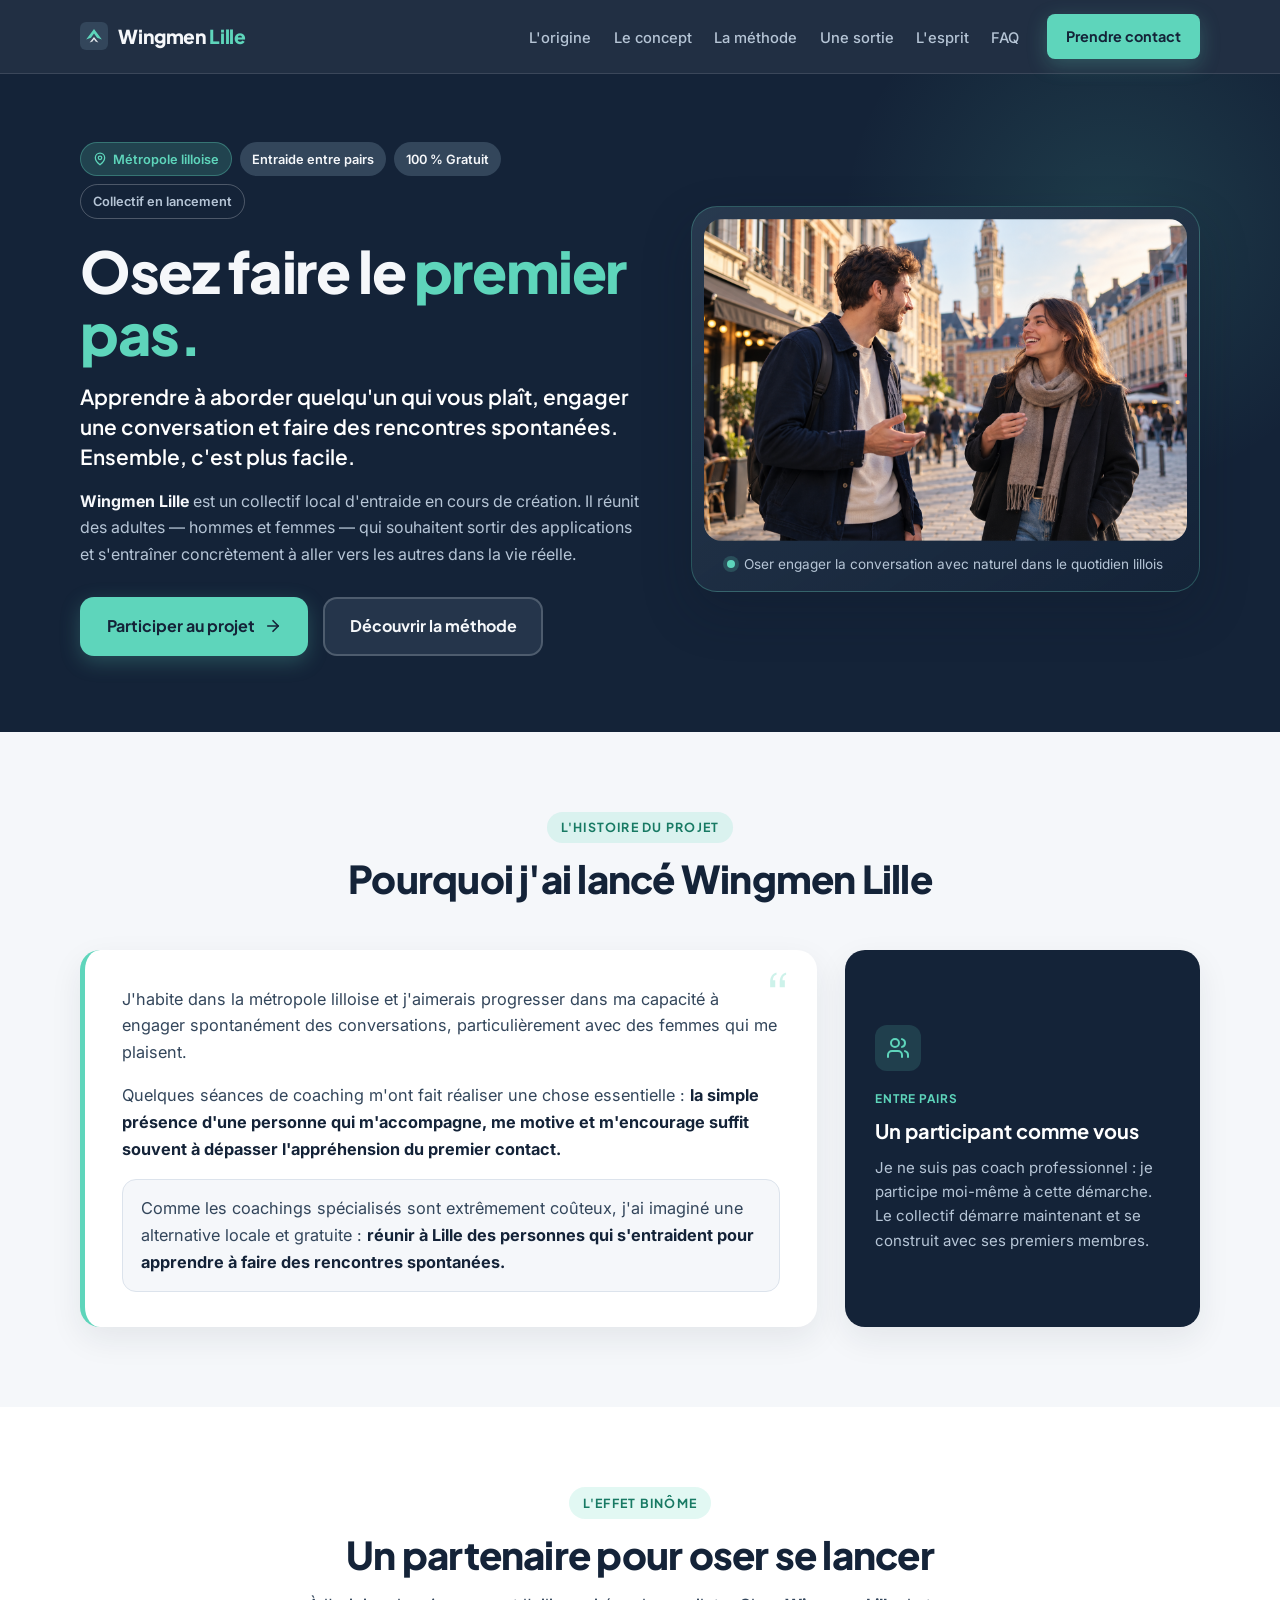
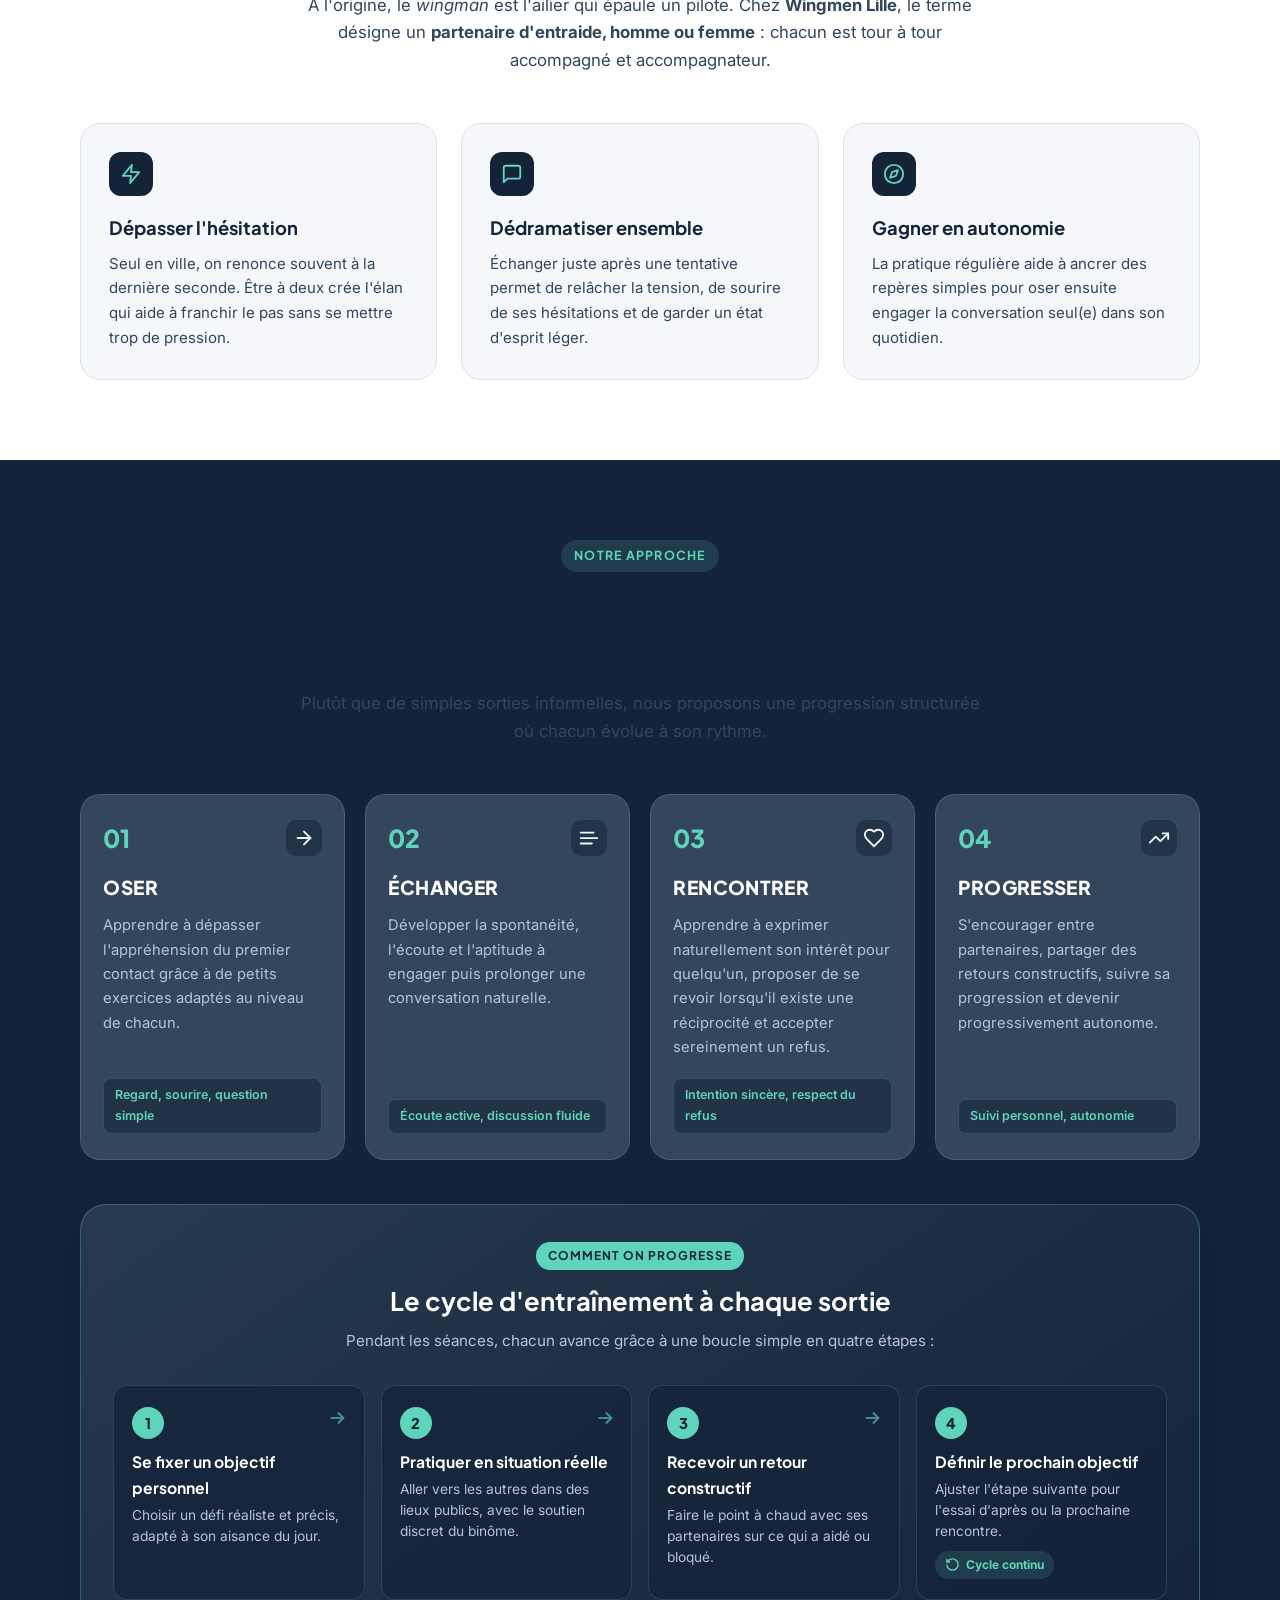
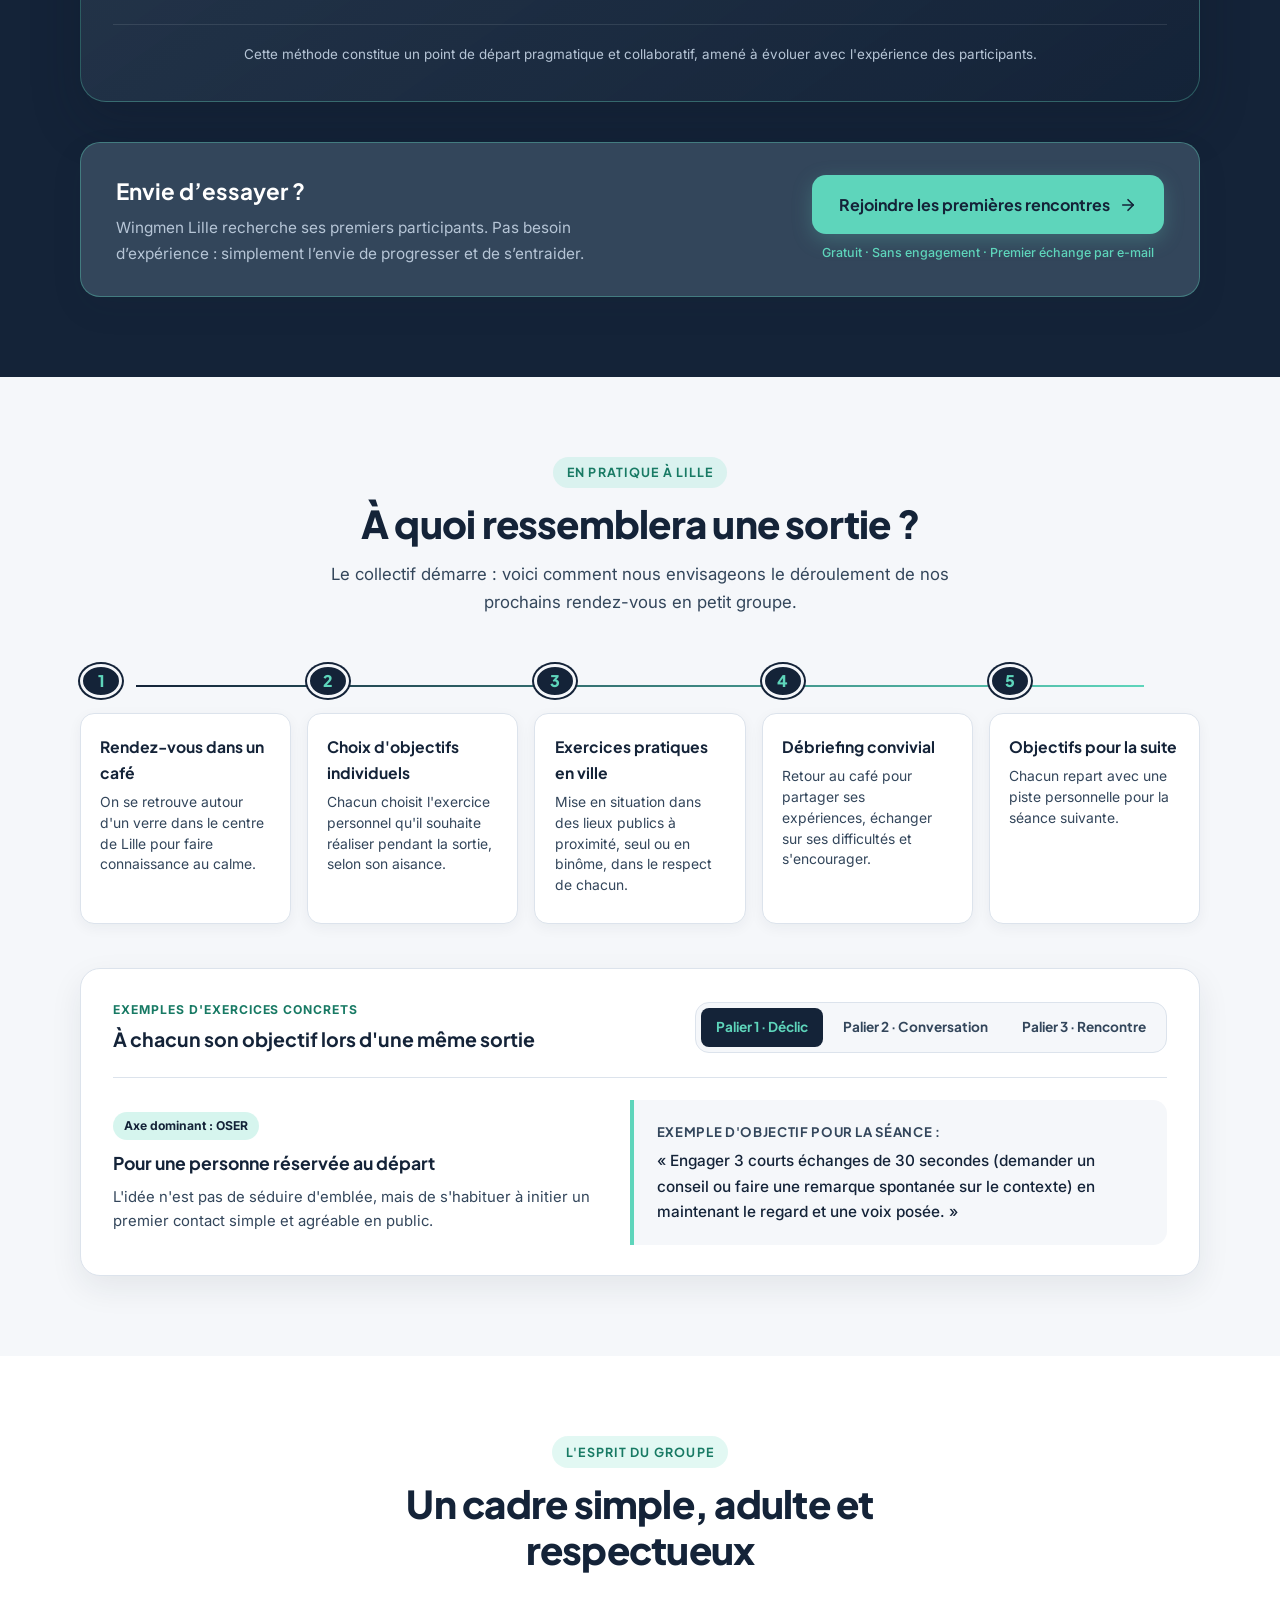
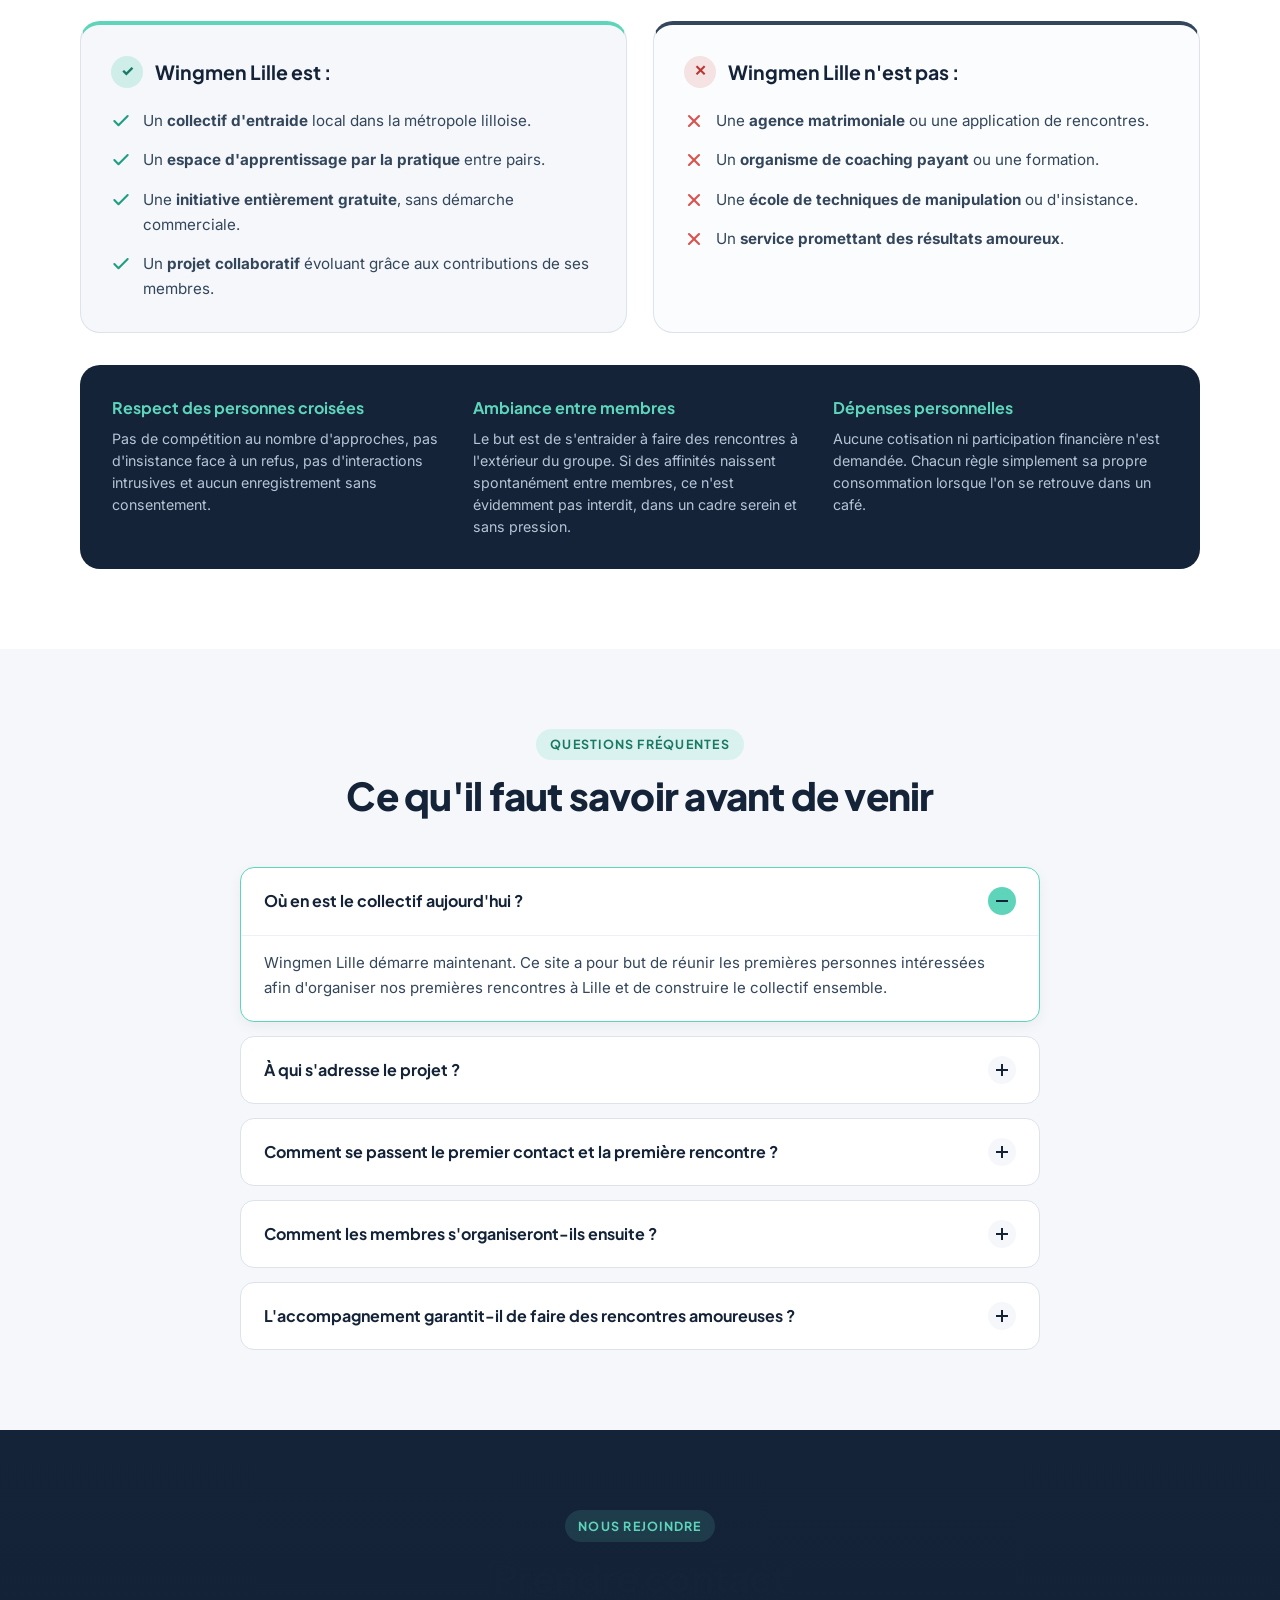
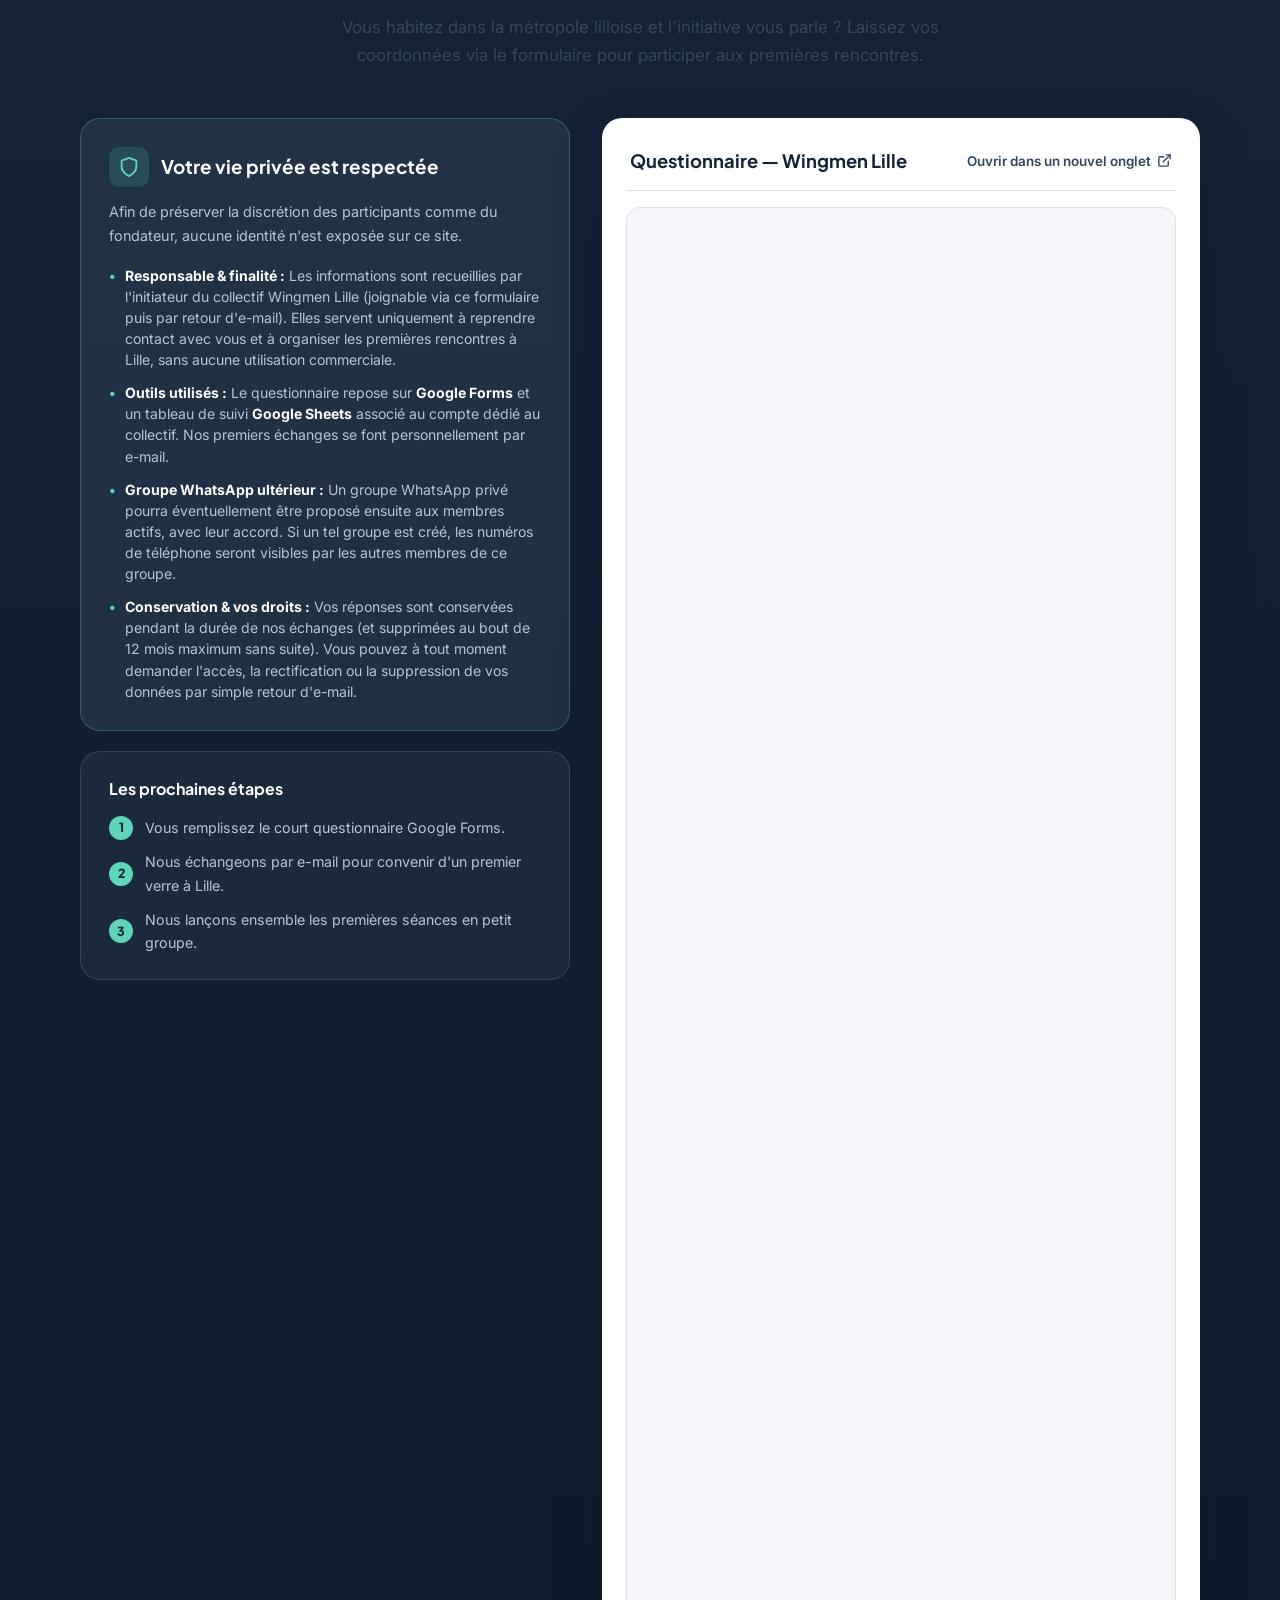
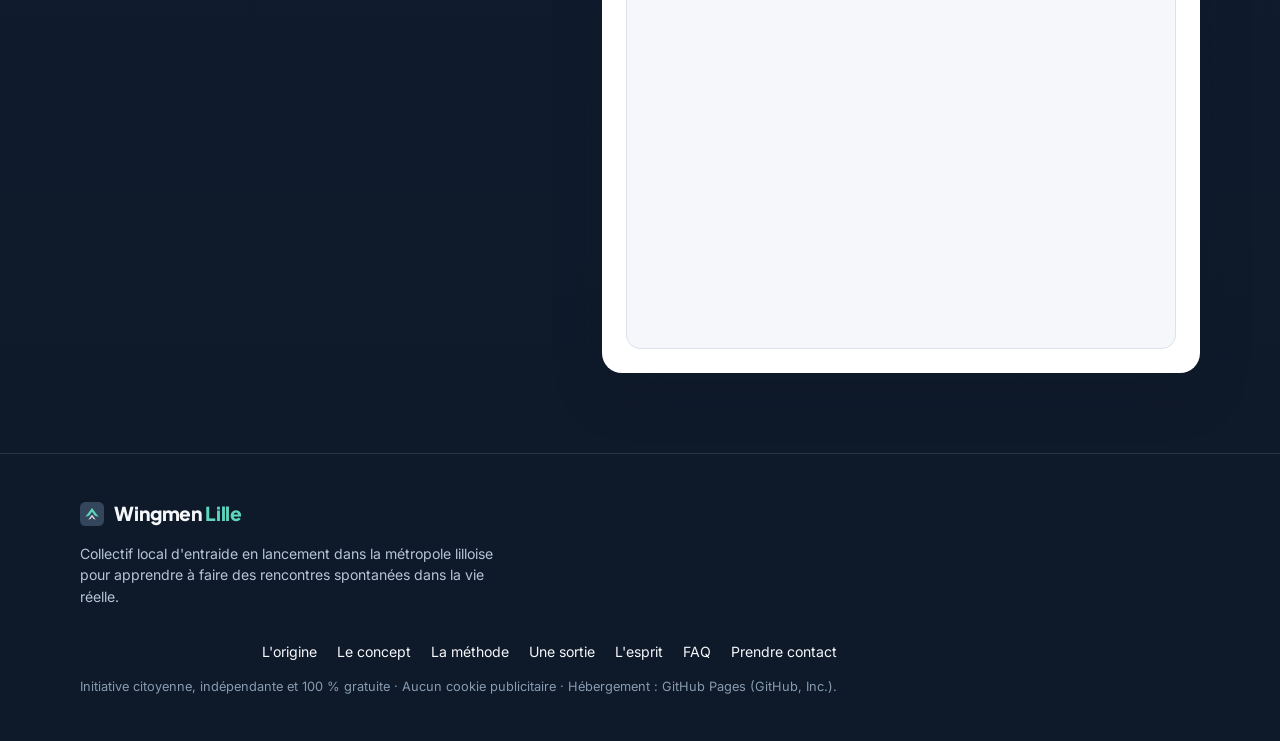
<file: index.html>
<!DOCTYPE html>
<html lang="fr">
<head>
  <meta charset="UTF-8">
  <meta name="viewport" content="width=device-width, initial-scale=1.0">
  <title>Wingmen Lille — Osez faire le premier pas</title>
  <meta name="description" content="Wingmen Lille est un collectif local d'entraide gratuit en lancement dans la métropole lilloise pour apprendre à engager des conversations et faire des rencontres spontanées.">
  <meta name="robots" content="index, follow">
  <link rel="canonical" href="https://wingmen-lille.github.io/">
  <meta name="theme-color" content="#142338">

  <!-- Open Graph sobre -->
  <meta property="og:title" content="Wingmen Lille — Osez faire le premier pas">
  <meta property="og:description" content="Apprendre à aborder quelqu'un qui vous plaît, engager une conversation et faire des rencontres spontanées à Lille. Entraînement entre pairs, 100 % gratuit.">
  <meta property="og:type" content="website">
  <meta property="og:url" content="https://wingmen-lille.github.io/">
  <meta property="og:locale" content="fr_FR">

  <!-- Favicon -->
  <link rel="icon" type="image/svg+xml" href="assets/favicon.svg">

  <!-- Typographies Google Fonts (Plus Jakarta Sans & Inter) -->
  <link rel="preconnect" href="https://fonts.googleapis.com">
  <link rel="preconnect" href="https://fonts.gstatic.com" crossorigin>
  <link href="https://fonts.googleapis.com/css2?family=Inter:wght@400;500;600&family=Plus+Jakarta+Sans:wght@600;700;800&display=swap" rel="stylesheet">

  <!-- Styles -->
  <link rel="stylesheet" href="css/style.css">
</head>
<body>

  <!-- Lien d'évitement pour l'accessibilité -->
  <a href="#main-content" class="skip-link">Aller au contenu principal</a>

  <!-- ==================== HEADER / NAVIGATION ==================== -->
  <header class="site-header" id="top">
    <div class="container header-inner">
      <a href="#top" class="brand" aria-label="Wingmen Lille — Retour en haut">
        <span class="brand-mark" aria-hidden="true">
          <svg width="28" height="28" viewBox="0 0 64 64" fill="none">
            <rect width="64" height="64" rx="14" fill="#33465B"/>
            <path d="M14 40L32 16L50 40L39 36L32 26L25 36L14 40Z" fill="#5ED5BB"/>
            <path d="M22 47L32 34L42 47L35.5 44.5L32 39.5L28.5 44.5L22 47Z" fill="#F5F7FA" fill-opacity="0.9"/>
          </svg>
        </span>
        <span class="brand-text">Wingmen <span class="brand-accent">Lille</span></span>
      </a>

      <button class="nav-toggle" id="nav-toggle" aria-expanded="false" aria-controls="primary-nav" aria-label="Ouvrir le menu de navigation">
        <span class="hamburger-line"></span>
        <span class="hamburger-line"></span>
        <span class="hamburger-line"></span>
      </button>

      <nav class="primary-nav" id="primary-nav" aria-label="Navigation principale">
        <ul class="nav-list">
          <li><a href="#origine" class="nav-link">L'origine</a></li>
          <li><a href="#concept" class="nav-link">Le concept</a></li>
          <li><a href="#methode" class="nav-link">La méthode</a></li>
          <li><a href="#seance" class="nav-link">Une sortie</a></li>
          <li><a href="#cadre" class="nav-link">L'esprit</a></li>
          <li><a href="#faq" class="nav-link">FAQ</a></li>
        </ul>
        <a href="#contact" class="btn btn-primary btn-sm nav-cta">Prendre contact</a>
      </nav>
    </div>
  </header>

  <main id="main-content">

    <!-- ==================== 1. HERO SECTION ==================== -->
    <section class="hero-section">
      <div class="hero-bg-glow" aria-hidden="true"></div>
      <div class="container hero-grid">
        <div class="hero-content reveal">
          <div class="hero-badges" aria-label="Repères clés du collectif">
            <span class="badge badge-mint">
              <svg width="14" height="14" viewBox="0 0 24 24" fill="none" stroke="currentColor" stroke-width="2.2" stroke-linecap="round" stroke-linejoin="round" aria-hidden="true"><path d="M20 10c0 6-8 12-8 12s-8-6-8-12a8 8 0 0 1 16 0Z"/><circle cx="12" cy="10" r="3"/></svg>
              Métropole lilloise
            </span>
            <span class="badge badge-slate">Entraide entre pairs</span>
            <span class="badge badge-slate">100 % Gratuit</span>
            <span class="badge badge-outline">Collectif en lancement</span>
          </div>

          <h1 class="hero-title">
            Osez faire le <span class="text-mint">premier pas.</span>
          </h1>

          <p class="hero-subtitle">
            Apprendre à aborder quelqu'un qui vous plaît, engager une conversation et faire des rencontres spontanées. Ensemble, c'est plus facile.
          </p>

          <p class="hero-description">
            <strong>Wingmen Lille</strong> est un collectif local d'entraide en cours de création. Il réunit des adultes — hommes et femmes — qui souhaitent sortir des applications et s'entraîner concrètement à aller vers les autres dans la vie réelle.
          </p>

          <div class="hero-actions">
            <a href="#contact" class="btn btn-primary btn-lg">
              Participer au projet
              <svg width="18" height="18" viewBox="0 0 24 24" fill="none" stroke="currentColor" stroke-width="2.2" stroke-linecap="round" stroke-linejoin="round" aria-hidden="true"><path d="M5 12h14"/><path d="m12 5 7 7-7 7"/></svg>
            </a>
            <a href="#methode" class="btn btn-secondary btn-lg">
              Découvrir la méthode
            </a>
          </div>
        </div>

        <!-- Visuel éditorial : rencontre spontanée à Lille -->
        <div class="hero-visual reveal">
          <figure class="hero-figure">
            <div class="hero-image-frame">
              <img
                src="assets/hero-conversation.png"
                alt="Un homme et une femme échangeant spontanément avec le sourire dans une rue piétonne de Lille, avec le beffroi en arrière-plan."
                width="1536"
                height="1024"
                class="hero-editorial-img"
              >
            </div>
            <figcaption class="hero-figcaption">
              <span class="status-dot" aria-hidden="true"></span>
              <span>Oser engager la conversation avec naturel dans le quotidien lillois</span>
            </figcaption>
          </figure>
        </div>
      </div>
    </section>

    <!-- ==================== 2. L'ORIGINE DU PROJET (CONDENSÉE) ==================== -->
    <section class="section section-light" id="origine">
      <div class="container">
        <div class="section-header reveal">
          <span class="section-eyebrow">L'histoire du projet</span>
          <h2 class="section-title">Pourquoi j'ai lancé Wingmen Lille</h2>
        </div>

        <div class="origin-condensed-grid reveal">
          <blockquote class="origin-quote-card">
            <div class="quote-mark" aria-hidden="true">“</div>
            <p>
              J'habite dans la métropole lilloise et j'aimerais progresser dans ma capacité à engager spontanément des conversations, particulièrement avec des femmes qui me plaisent.
            </p>
            <p>
              Quelques séances de coaching m'ont fait réaliser une chose essentielle : <strong>la simple présence d'une personne qui m'accompagne, me motive et m'encourage suffit souvent à dépasser l'appréhension du premier contact.</strong>
            </p>
            <p class="origin-highlight">
              Comme les coachings spécialisés sont extrêmement coûteux, j'ai imaginé une alternative locale et gratuite : <strong>réunir à Lille des personnes qui s'entraident pour apprendre à faire des rencontres spontanées.</strong>
            </p>
          </blockquote>

          <aside class="origin-aside-card">
            <div class="origin-aside-icon" aria-hidden="true">
              <svg width="24" height="24" viewBox="0 0 24 24" fill="none" stroke="currentColor" stroke-width="2" stroke-linecap="round" stroke-linejoin="round"><path d="M16 21v-2a4 4 0 0 0-4-4H6a4 4 0 0 0-4 4v2"/><circle cx="9" cy="7" r="4"/><path d="M22 21v-2a4 4 0 0 0-3-3.87"/><path d="M16 3.13a4 4 0 0 1 0 7.75"/></svg>
            </div>
            <span class="origin-aside-tag">Entre pairs</span>
            <h3>Un participant comme vous</h3>
            <p>
              Je ne suis pas coach professionnel : je participe moi-même à cette démarche. Le collectif démarre maintenant et se construit avec ses premiers membres.
            </p>
          </aside>
        </div>
      </div>
    </section>

    <!-- ==================== 3. LE CONCEPT DE WINGMAN (CONDENSÉ) ==================== -->
    <section class="section section-white" id="concept">
      <div class="container">
        <div class="section-header reveal">
          <span class="section-eyebrow">L'effet binôme</span>
          <h2 class="section-title">Un partenaire pour oser se lancer</h2>
          <p class="section-subtitle">
            À l'origine, le <em>wingman</em> est l'ailier qui épaule un pilote. Chez <strong>Wingmen Lille</strong>, le terme désigne un <strong>partenaire d'entraide, homme ou femme</strong> : chacun est tour à tour accompagné et accompagnateur.
          </p>
        </div>

        <div class="cards-grid-3 reveal">
          <article class="feature-card">
            <div class="feature-icon" aria-hidden="true">
              <svg width="22" height="22" viewBox="0 0 24 24" fill="none" stroke="currentColor" stroke-width="2" stroke-linecap="round" stroke-linejoin="round"><path d="M13 2L3 14h9l-1 8 10-12h-9l1-8z"/></svg>
            </div>
            <h3>Dépasser l'hésitation</h3>
            <p>
              Seul en ville, on renonce souvent à la dernière seconde. Être à deux crée l'élan qui aide à franchir le pas sans se mettre trop de pression.
            </p>
          </article>

          <article class="feature-card">
            <div class="feature-icon" aria-hidden="true">
              <svg width="22" height="22" viewBox="0 0 24 24" fill="none" stroke="currentColor" stroke-width="2" stroke-linecap="round" stroke-linejoin="round"><path d="M21 15a2 2 0 0 1-2 2H7l-4 4V5a2 2 0 0 1 2-2h14a2 2 0 0 1 2 2z"/></svg>
            </div>
            <h3>Dédramatiser ensemble</h3>
            <p>
              Échanger juste après une tentative permet de relâcher la tension, de sourire de ses hésitations et de garder un état d'esprit léger.
            </p>
          </article>

          <article class="feature-card">
            <div class="feature-icon" aria-hidden="true">
              <svg width="22" height="22" viewBox="0 0 24 24" fill="none" stroke="currentColor" stroke-width="2" stroke-linecap="round" stroke-linejoin="round"><circle cx="12" cy="12" r="10"/><polygon points="16.24 7.76 14.12 14.12 7.76 16.24 9.88 9.88 16.24 7.76"/></svg>
            </div>
            <h3>Gagner en autonomie</h3>
            <p>
              La pratique régulière aide à ancrer des repères simples pour oser ensuite engager la conversation seul(e) dans son quotidien.
            </p>
          </article>
        </div>
      </div>
    </section>

    <!-- ==================== 4. LA MÉTHODE & LE CYCLE D'ENTRAÎNEMENT ==================== -->
    <section class="section section-dark" id="methode">
      <div class="container">
        <div class="section-header section-header-dark reveal">
          <span class="section-eyebrow eyebrow-mint">Notre approche</span>
          <h2 class="section-title text-white">Avancer pas à pas, autour de quatre axes</h2>
          <p class="section-subtitle text-muted-light">
            Plutôt que de simples sorties informelles, nous proposons une progression structurée où chacun évolue à son rythme.
          </p>
        </div>

        <!-- A. Les 4 axes -->
        <div class="axes-grid reveal">
          <article class="axe-card">
            <div class="axe-top">
              <span class="axe-number">01</span>
              <span class="axe-icon" aria-hidden="true">
                <svg width="22" height="22" viewBox="0 0 24 24" fill="none" stroke="currentColor" stroke-width="2" stroke-linecap="round" stroke-linejoin="round"><path d="M5 12h14"/><path d="m12 5 7 7-7 7"/></svg>
              </span>
            </div>
            <h3 class="axe-title">OSER</h3>
            <p class="axe-desc">
              Apprendre à dépasser l'appréhension du premier contact grâce à de petits exercices adaptés au niveau de chacun.
            </p>
            <div class="axe-tag">Regard, sourire, question simple</div>
          </article>

          <article class="axe-card">
            <div class="axe-top">
              <span class="axe-number">02</span>
              <span class="axe-icon" aria-hidden="true">
                <svg width="22" height="22" viewBox="0 0 24 24" fill="none" stroke="currentColor" stroke-width="2" stroke-linecap="round" stroke-linejoin="round"><path d="M17 6.1H3"/><path d="M21 12.1H3"/><path d="M15.1 18H3"/></svg>
              </span>
            </div>
            <h3 class="axe-title">ÉCHANGER</h3>
            <p class="axe-desc">
              Développer la spontanéité, l'écoute et l'aptitude à engager puis prolonger une conversation naturelle.
            </p>
            <div class="axe-tag">Écoute active, discussion fluide</div>
          </article>

          <article class="axe-card">
            <div class="axe-top">
              <span class="axe-number">03</span>
              <span class="axe-icon" aria-hidden="true">
                <svg width="22" height="22" viewBox="0 0 24 24" fill="none" stroke="currentColor" stroke-width="2" stroke-linecap="round" stroke-linejoin="round"><path d="M19 14c1.49-1.46 3-3.21 3-5.5A5.5 5.5 0 0 0 16.5 3c-1.76 0-3 .5-4.5 2-1.5-1.5-2.74-2-4.5-2A5.5 5.5 0 0 0 2 8.5c0 2.3 1.5 4.05 3 5.5l7 7Z"/></svg>
              </span>
            </div>
            <h3 class="axe-title">RENCONTRER</h3>
            <p class="axe-desc">
              Apprendre à exprimer naturellement son intérêt pour quelqu'un, proposer de se revoir lorsqu'il existe une réciprocité et accepter sereinement un refus.
            </p>
            <div class="axe-tag">Intention sincère, respect du refus</div>
          </article>

          <article class="axe-card">
            <div class="axe-top">
              <span class="axe-number">04</span>
              <span class="axe-icon" aria-hidden="true">
                <svg width="22" height="22" viewBox="0 0 24 24" fill="none" stroke="currentColor" stroke-width="2" stroke-linecap="round" stroke-linejoin="round"><polyline points="22 7 13.5 15.5 8.5 10.5 2 17"/><polyline points="16 7 22 7 22 13"/></svg>
              </span>
            </div>
            <h3 class="axe-title">PROGRESSER</h3>
            <p class="axe-desc">
              S'encourager entre partenaires, partager des retours constructifs, suivre sa progression et devenir progressivement autonome.
            </p>
            <div class="axe-tag">Suivi personnel, autonomie</div>
          </article>
        </div>

        <!-- B. Le Cycle d'Entraînement en 4 temps -->
        <div class="learning-loop-box reveal">
          <div class="loop-header">
            <span class="loop-badge">Comment on progresse</span>
            <h3>Le cycle d'entraînement à chaque sortie</h3>
            <p>
              Pendant les séances, chacun avance grâce à une boucle simple en quatre étapes :
            </p>
          </div>

          <div class="loop-steps" role="list">
            <div class="loop-step" role="listitem">
              <div class="loop-step-num">1</div>
              <div class="loop-step-body">
                <h4>Se fixer un objectif personnel</h4>
                <p>Choisir un défi réaliste et précis, adapté à son aisance du jour.</p>
              </div>
              <div class="loop-connector" aria-hidden="true">
                <svg width="22" height="22" viewBox="0 0 24 24" fill="none" stroke="currentColor" stroke-width="2"><path d="M5 12h14"/><path d="m13 6 6 6-6 6"/></svg>
              </div>
            </div>

            <div class="loop-step" role="listitem">
              <div class="loop-step-num">2</div>
              <div class="loop-step-body">
                <h4>Pratiquer en situation réelle</h4>
                <p>Aller vers les autres dans des lieux publics, avec le soutien discret du binôme.</p>
              </div>
              <div class="loop-connector" aria-hidden="true">
                <svg width="22" height="22" viewBox="0 0 24 24" fill="none" stroke="currentColor" stroke-width="2"><path d="M5 12h14"/><path d="m13 6 6 6-6 6"/></svg>
              </div>
            </div>

            <div class="loop-step" role="listitem">
              <div class="loop-step-num">3</div>
              <div class="loop-step-body">
                <h4>Recevoir un retour constructif</h4>
                <p>Faire le point à chaud avec ses partenaires sur ce qui a aidé ou bloqué.</p>
              </div>
              <div class="loop-connector" aria-hidden="true">
                <svg width="22" height="22" viewBox="0 0 24 24" fill="none" stroke="currentColor" stroke-width="2"><path d="M5 12h14"/><path d="m13 6 6 6-6 6"/></svg>
              </div>
            </div>

            <div class="loop-step" role="listitem">
              <div class="loop-step-num">4</div>
              <div class="loop-step-body">
                <h4>Définir le prochain objectif</h4>
                <p>Ajuster l'étape suivante pour l'essai d'après ou la prochaine rencontre.</p>
              </div>
              <div class="loop-return-badge" title="Retour à l'étape 1">
                <svg width="15" height="15" viewBox="0 0 24 24" fill="none" stroke="currentColor" stroke-width="2.2"><path d="M3 12a9 9 0 1 0 9-9 9.75 9.75 0 0 0-6.74 2.74L3 8"/><path d="M3 3v5h5"/></svg>
                <span>Cycle continu</span>
              </div>
            </div>
          </div>

          <p class="method-disclaimer">
            Cette méthode constitue un point de départ pragmatique et collaboratif, amené à évoluer avec l'expérience des participants.
          </p>
        </div>

        <!-- C. Second Appel à l'Action (Après la méthode) -->
        <div class="mid-cta-banner reveal">
          <div class="mid-cta-content">
            <h3>Envie d’essayer ?</h3>
            <p>
              Wingmen Lille recherche ses premiers participants. Pas besoin d’expérience : simplement l’envie de progresser et de s’entraider.
            </p>
          </div>
          <div class="mid-cta-action">
            <a href="#contact" class="btn btn-primary btn-lg">
              Rejoindre les premières rencontres
              <svg width="18" height="18" viewBox="0 0 24 24" fill="none" stroke="currentColor" stroke-width="2.2" stroke-linecap="round" stroke-linejoin="round" aria-hidden="true"><path d="M5 12h14"/><path d="m12 5 7 7-7 7"/></svg>
            </a>
            <span class="mid-cta-meta">Gratuit · Sans engagement · Premier échange par e-mail</span>
          </div>
        </div>
      </div>
    </section>

    <!-- ==================== 5. À QUOI RESSEMBLERA UNE SORTIE ? ==================== -->
    <section class="section section-light" id="seance">
      <div class="container">
        <div class="section-header reveal">
          <span class="section-eyebrow">En pratique à Lille</span>
          <h2 class="section-title">À quoi ressemblera une sortie ?</h2>
          <p class="section-subtitle">
            Le collectif démarre : voici comment nous envisageons le déroulement de nos prochains rendez-vous en petit groupe.
          </p>
        </div>

        <!-- Frise chronologique en 5 étapes -->
        <div class="session-timeline reveal">
          <div class="timeline-item">
            <div class="timeline-marker">1</div>
            <div class="timeline-card">
              <h3>Rendez-vous dans un café</h3>
              <p>On se retrouve autour d'un verre dans le centre de Lille pour faire connaissance au calme.</p>
            </div>
          </div>

          <div class="timeline-item">
            <div class="timeline-marker">2</div>
            <div class="timeline-card">
              <h3>Choix d'objectifs individuels</h3>
              <p>Chacun choisit l'exercice personnel qu'il souhaite réaliser pendant la sortie, selon son aisance.</p>
            </div>
          </div>

          <div class="timeline-item">
            <div class="timeline-marker">3</div>
            <div class="timeline-card">
              <h3>Exercices pratiques en ville</h3>
              <p>Mise en situation dans des lieux publics à proximité, seul ou en binôme, dans le respect de chacun.</p>
            </div>
          </div>

          <div class="timeline-item">
            <div class="timeline-marker">4</div>
            <div class="timeline-card">
              <h3>Débriefing convivial</h3>
              <p>Retour au café pour partager ses expériences, échanger sur ses difficultés et s'encourager.</p>
            </div>
          </div>

          <div class="timeline-item">
            <div class="timeline-marker">5</div>
            <div class="timeline-card">
              <h3>Objectifs pour la suite</h3>
              <p>Chacun repart avec une piste personnelle pour la séance suivante.</p>
            </div>
          </div>
        </div>

        <!-- Sélecteur interactif d'exemples par niveau -->
        <div class="levels-showcase reveal">
          <div class="levels-header">
            <div>
              <span class="levels-label">Exemples d'exercices concrets</span>
              <h3>À chacun son objectif lors d'une même sortie</h3>
            </div>
            <div class="level-tabs" role="tablist" aria-label="Exemples d'objectifs selon le niveau">
              <button class="level-tab active" role="tab" aria-selected="true" aria-controls="panel-lvl-1" id="tab-lvl-1" data-level="1">
                Palier 1 · Déclic
              </button>
              <button class="level-tab" role="tab" aria-selected="false" aria-controls="panel-lvl-2" id="tab-lvl-2" data-level="2">
                Palier 2 · Conversation
              </button>
              <button class="level-tab" role="tab" aria-selected="false" aria-controls="panel-lvl-3" id="tab-lvl-3" data-level="3">
                Palier 3 · Rencontre
              </button>
            </div>
          </div>

          <div class="level-panels">
            <div class="level-panel active" id="panel-lvl-1" role="tabpanel" aria-labelledby="tab-lvl-1">
              <div class="level-panel-grid">
                <div class="level-info">
                  <span class="level-Axis-pill">Axe dominant : OSER</span>
                  <h4>Pour une personne réservée au départ</h4>
                  <p>L'idée n'est pas de séduire d'emblée, mais de s'habituer à initier un premier contact simple et agréable en public.</p>
                </div>
                <div class="level-example-box">
                  <strong>Exemple d'objectif pour la séance :</strong>
                  <p>« Engager 3 courts échanges de 30 secondes (demander un conseil ou faire une remarque spontanée sur le contexte) en maintenant le regard et une voix posée. »</p>
                </div>
              </div>
            </div>

            <div class="level-panel" id="panel-lvl-2" role="tabpanel" aria-labelledby="tab-lvl-2" hidden>
              <div class="level-panel-grid">
                <div class="level-info">
                  <span class="level-Axis-pill">Axe dominant : ÉCHANGER</span>
                  <h4>Pour une personne à l'aise sur les échanges brefs</h4>
                  <p>L'enjeu est de dépasser la simple question pratique pour installer une vraie discussion fluide et détendue.</p>
                </div>
                <div class="level-example-box">
                  <strong>Exemple d'objectif pour la séance :</strong>
                  <p>« Engager la conversation avec deux personnes et prolonger l'échange pendant 2 à 3 minutes en rebondissant naturellement sur leurs réponses. »</p>
                </div>
              </div>
            </div>

            <div class="level-panel" id="panel-lvl-3" role="tabpanel" aria-labelledby="tab-lvl-3" hidden>
              <div class="level-panel-grid">
                <div class="level-info">
                  <span class="level-Axis-pill">Axe dominant : RENCONTRER</span>
                  <h4>Pour une personne souhaitant assumer son intérêt</h4>
                  <p>L'enjeu est d'aller parler à quelqu'un qui nous plaît sincèrement, d'exprimer sa démarche sans détour et d'écouter la réciprocité.</p>
                </div>
                <div class="level-example-box">
                  <strong>Exemple d'objectif pour la séance :</strong>
                  <p>« Aborder une personne qui me plaît, exprimer avec naturel pourquoi je suis venu(e) lui parler, et proposer de se revoir si l'échange est chaleureux et partagé. »</p>
                </div>
              </div>
            </div>
          </div>
        </div>
      </div>
    </section>

    <!-- ==================== 6. L'ESPRIT DU GROUPE ==================== -->
    <section class="section section-white" id="cadre">
      <div class="container">
        <div class="section-header reveal">
          <span class="section-eyebrow">L'esprit du groupe</span>
          <h2 class="section-title">Un cadre simple, adulte et respectueux</h2>
        </div>

        <!-- Comparatif Ce qu'est / Ce que n'est pas Wingmen Lille -->
        <div class="comparison-grid reveal">
          <div class="comparison-card comparison-positive">
            <div class="comparison-header">
              <span class="comparison-badge badge-yes" aria-hidden="true">✓</span>
              <h3>Wingmen Lille est :</h3>
            </div>
            <ul class="comparison-list">
              <li>
                <svg width="20" height="20" viewBox="0 0 24 24" fill="none" stroke="#1E9E83" stroke-width="2.5" stroke-linecap="round" stroke-linejoin="round" aria-hidden="true"><polyline points="20 6 9 17 4 12"/></svg>
                <span>Un <strong>collectif d'entraide</strong> local dans la métropole lilloise.</span>
              </li>
              <li>
                <svg width="20" height="20" viewBox="0 0 24 24" fill="none" stroke="#1E9E83" stroke-width="2.5" stroke-linecap="round" stroke-linejoin="round" aria-hidden="true"><polyline points="20 6 9 17 4 12"/></svg>
                <span>Un <strong>espace d'apprentissage par la pratique</strong> entre pairs.</span>
              </li>
              <li>
                <svg width="20" height="20" viewBox="0 0 24 24" fill="none" stroke="#1E9E83" stroke-width="2.5" stroke-linecap="round" stroke-linejoin="round" aria-hidden="true"><polyline points="20 6 9 17 4 12"/></svg>
                <span>Une <strong>initiative entièrement gratuite</strong>, sans démarche commerciale.</span>
              </li>
              <li>
                <svg width="20" height="20" viewBox="0 0 24 24" fill="none" stroke="#1E9E83" stroke-width="2.5" stroke-linecap="round" stroke-linejoin="round" aria-hidden="true"><polyline points="20 6 9 17 4 12"/></svg>
                <span>Un <strong>projet collaboratif</strong> évoluant grâce aux contributions de ses membres.</span>
              </li>
            </ul>
          </div>

          <div class="comparison-card comparison-negative">
            <div class="comparison-header">
              <span class="comparison-badge badge-no" aria-hidden="true">✕</span>
              <h3>Wingmen Lille n'est pas :</h3>
            </div>
            <ul class="comparison-list">
              <li>
                <svg width="20" height="20" viewBox="0 0 24 24" fill="none" stroke="#D9534F" stroke-width="2.5" stroke-linecap="round" stroke-linejoin="round" aria-hidden="true"><line x1="18" y1="6" x2="6" y2="18"/><line x1="6" y1="6" x2="18" y2="18"/></svg>
                <span>Une <strong>agence matrimoniale</strong> ou une application de rencontres.</span>
              </li>
              <li>
                <svg width="20" height="20" viewBox="0 0 24 24" fill="none" stroke="#D9534F" stroke-width="2.5" stroke-linecap="round" stroke-linejoin="round" aria-hidden="true"><line x1="18" y1="6" x2="6" y2="18"/><line x1="6" y1="6" x2="18" y2="18"/></svg>
                <span>Un <strong>organisme de coaching payant</strong> ou une formation.</span>
              </li>
              <li>
                <svg width="20" height="20" viewBox="0 0 24 24" fill="none" stroke="#D9534F" stroke-width="2.5" stroke-linecap="round" stroke-linejoin="round" aria-hidden="true"><line x1="18" y1="6" x2="6" y2="18"/><line x1="6" y1="6" x2="18" y2="18"/></svg>
                <span>Une <strong>école de techniques de manipulation</strong> ou d'insistance.</span>
              </li>
              <li>
                <svg width="20" height="20" viewBox="0 0 24 24" fill="none" stroke="#D9534F" stroke-width="2.5" stroke-linecap="round" stroke-linejoin="round" aria-hidden="true"><line x1="18" y1="6" x2="6" y2="18"/><line x1="6" y1="6" x2="18" y2="18"/></svg>
                <span>Un <strong>service promettant des résultats amoureux</strong>.</span>
              </li>
            </ul>
          </div>
        </div>

        <!-- Règles essentielles -->
        <div class="ethics-banner reveal">
          <div class="ethics-col">
            <h4>Respect des personnes croisées</h4>
            <p>
              Pas de compétition au nombre d'approches, pas d'insistance face à un refus, pas d'interactions intrusives et aucun enregistrement sans consentement.
            </p>
          </div>
          <div class="ethics-col">
            <h4>Ambiance entre membres</h4>
            <p>
              Le but est de s'entraider à faire des rencontres à l'extérieur du groupe. Si des affinités naissent spontanément entre membres, ce n'est évidemment pas interdit, dans un cadre serein et sans pression.
            </p>
          </div>
          <div class="ethics-col">
            <h4>Dépenses personnelles</h4>
            <p>
              Aucune cotisation ni participation financière n'est demandée. Chacun règle simplement sa propre consommation lorsque l'on se retrouve dans un café.
            </p>
          </div>
        </div>
      </div>
    </section>

    <!-- ==================== 7. QUESTIONS FRÉQUENTES (FAQ) ==================== -->
    <section class="section section-light" id="faq">
      <div class="container container-narrow">
        <div class="section-header reveal">
          <span class="section-eyebrow">Questions fréquentes</span>
          <h2 class="section-title">Ce qu'il faut savoir avant de venir</h2>
        </div>

        <div class="faq-accordion reveal">
          <details class="faq-item" open>
            <summary class="faq-question">
              <span>Où en est le collectif aujourd'hui ?</span>
              <span class="faq-icon" aria-hidden="true"></span>
            </summary>
            <div class="faq-answer">
              <p>
                Wingmen Lille démarre maintenant. Ce site a pour but de réunir les premières personnes intéressées afin d'organiser nos premières rencontres à Lille et de construire le collectif ensemble.
              </p>
            </div>
          </details>

          <details class="faq-item">
            <summary class="faq-question">
              <span>À qui s'adresse le projet ?</span>
              <span class="faq-icon" aria-hidden="true"></span>
            </summary>
            <div class="faq-answer">
              <p>
                Aux adultes de la métropole lilloise, hommes et femmes, qu'ils soient débutants ou déjà plus à l'aise, qui souhaitent faire davantage de rencontres dans la vie réelle plutôt que de dépendre uniquement des applications.
              </p>
            </div>
          </details>

          <details class="faq-item">
            <summary class="faq-question">
              <span>Comment se passent le premier contact et la première rencontre ?</span>
              <span class="faq-icon" aria-hidden="true"></span>
            </summary>
            <div class="faq-answer">
              <p>
                Une fois le formulaire rempli, je vous recontacte personnellement par e-mail. Les premières rencontres pourront se dérouler simplement autour d'un verre à Lille pour faire connaissance avant de lancer les séances pratiques.
              </p>
            </div>
          </details>

          <details class="faq-item">
            <summary class="faq-question">
              <span>Comment les membres s'organiseront-ils ensuite ?</span>
              <span class="faq-icon" aria-hidden="true"></span>
            </summary>
            <div class="faq-answer">
              <p>
                Un groupe privé (par exemple sur WhatsApp) pourra ensuite être constitué avec les membres actifs, uniquement avec leur accord, pour coordonner facilement les sorties.
              </p>
            </div>
          </details>

          <details class="faq-item">
            <summary class="faq-question">
              <span>L'accompagnement garantit-il de faire des rencontres amoureuses ?</span>
              <span class="faq-icon" aria-hidden="true"></span>
            </summary>
            <div class="faq-answer">
              <p>
                Non. S'entraîner à plusieurs aide concrètement à dépasser l'appréhension du premier pas et à multiplier les échanges naturels, mais une rencontre dépend toujours de la réciprocité.
              </p>
            </div>
          </details>
        </div>
      </div>
    </section>

    <!-- ==================== 8. PRENDRE CONTACT (GOOGLE FORMS) ==================== -->
    <section class="section section-contact" id="contact">
      <div class="container">
        <div class="section-header section-header-dark reveal">
          <span class="section-eyebrow eyebrow-mint">Nous rejoindre</span>
          <h2 class="section-title text-white">Prendre contact</h2>
          <p class="section-subtitle text-muted-light">
            Vous habitez dans la métropole lilloise et l'initiative vous parle ? Laissez vos coordonnées via le formulaire pour participer aux premières rencontres.
          </p>
        </div>

        <div class="contact-layout">
          <!-- Colonne gauche : Vie privée & Prochaines étapes -->
          <aside class="privacy-panel reveal" aria-labelledby="privacy-heading">
            <div class="privacy-card">
              <div class="privacy-card-header">
                <span class="privacy-shield" aria-hidden="true">
                  <svg width="22" height="22" viewBox="0 0 24 24" fill="none" stroke="currentColor" stroke-width="2" stroke-linecap="round" stroke-linejoin="round"><path d="M12 22s8-4 8-10V5l-8-3-8 3v7c0 6 8 10 8 10z"/></svg>
                </span>
                <h3 id="privacy-heading">Votre vie privée est respectée</h3>
              </div>

              <p class="privacy-intro">
                Afin de préserver la discrétion des participants comme du fondateur, aucune identité n'est exposée sur ce site.
              </p>

              <ul class="privacy-list">
                <li>
                  <strong>Responsable &amp; finalité :</strong>
                  Les informations sont recueillies par l'initiateur du collectif Wingmen Lille (joignable via ce formulaire puis par retour d'e-mail). Elles servent uniquement à reprendre contact avec vous et à organiser les premières rencontres à Lille, sans aucune utilisation commerciale.
                </li>
                <li>
                  <strong>Outils utilisés :</strong>
                  Le questionnaire repose sur <strong>Google Forms</strong> et un tableau de suivi <strong>Google Sheets</strong> associé au compte dédié au collectif. Nos premiers échanges se font personnellement par e-mail.
                </li>
                <li>
                  <strong>Groupe WhatsApp ultérieur :</strong>
                  Un groupe WhatsApp privé pourra éventuellement être proposé ensuite aux membres actifs, avec leur accord. Si un tel groupe est créé, les numéros de téléphone seront visibles par les autres membres de ce groupe.
                </li>
                <li>
                  <strong>Conservation &amp; vos droits :</strong>
                  Vos réponses sont conservées pendant la durée de nos échanges (et supprimées au bout de 12 mois maximum sans suite). Vous pouvez à tout moment demander l'accès, la rectification ou la suppression de vos données par simple retour d'e-mail.
                </li>
              </ul>
            </div>

            <div class="next-steps-card">
              <h4>Les prochaines étapes</h4>
              <ol class="next-steps-list">
                <li><span>1</span> Vous remplissez le court questionnaire Google Forms.</li>
                <li><span>2</span> Nous échangeons par e-mail pour convenir d'un premier verre à Lille.</li>
                <li><span>3</span> Nous lançons ensemble les premières séances en petit groupe.</li>
              </ol>
            </div>
          </aside>

          <!-- Colonne droite : Questionnaire officiel Google Forms -->
          <div class="form-container-card reveal">
            <div class="gf-live-wrapper">
              <div class="gf-live-toolbar">
                <h3>Questionnaire — Wingmen Lille</h3>
                <a
                  href="https://docs.google.com/forms/d/e/1FAIpQLSeI4L8om4bbviSv_h8p-YkS5D_1sSf6jcLmNIVCDtJrZiBzjQ/viewform"
                  target="_blank"
                  rel="noopener noreferrer"
                  class="gf-external-link"
                >
                  <span>Ouvrir dans un nouvel onglet</span>
                  <svg width="15" height="15" viewBox="0 0 24 24" fill="none" stroke="currentColor" stroke-width="2.2" stroke-linecap="round" stroke-linejoin="round" aria-hidden="true"><path d="M18 13v6a2 2 0 0 1-2 2H5a2 2 0 0 1-2-2V8a2 2 0 0 1 2-2h6"/><polyline points="15 3 21 3 21 9"/><line x1="10" y1="14" x2="21" y2="3"/></svg>
                </a>
              </div>

              <!-- Sur smartphone : accès direct confortable en plein écran + option d'affichage intégré -->
              <div class="gf-mobile-launcher">
                <p>Sur smartphone, vous pouvez ouvrir le questionnaire en plein écran pour plus de confort, ou le remplir directement ci-dessous :</p>
                <a
                  href="https://docs.google.com/forms/d/e/1FAIpQLSeI4L8om4bbviSv_h8p-YkS5D_1sSf6jcLmNIVCDtJrZiBzjQ/viewform"
                  target="_blank"
                  rel="noopener noreferrer"
                  class="btn btn-primary btn-full"
                >
                  Ouvrir le questionnaire en plein écran
                  <svg width="17" height="17" viewBox="0 0 24 24" fill="none" stroke="currentColor" stroke-width="2.2" stroke-linecap="round" stroke-linejoin="round" aria-hidden="true"><path d="M18 13v6a2 2 0 0 1-2 2H5a2 2 0 0 1-2-2V8a2 2 0 0 1 2-2h6"/><polyline points="15 3 21 3 21 9"/><line x1="10" y1="14" x2="21" y2="3"/></svg>
                </a>
                <button type="button" id="gf-toggle-inline" class="btn btn-outline-navy btn-sm">
                  Afficher le questionnaire directement dans la page
                </button>
              </div>

              <!-- Code d'intégration officiel Google Forms -->
              <div class="gf-iframe-frame is-collapsed-mobile" id="gf-iframe-container">
                <iframe
                  src="https://docs.google.com/forms/d/e/1FAIpQLSeI4L8om4bbviSv_h8p-YkS5D_1sSf6jcLmNIVCDtJrZiBzjQ/viewform?embedded=true"
                  width="100%"
                  height="1740"
                  frameborder="0"
                  marginheight="0"
                  marginwidth="0"
                  title="Formulaire Prendre contact — Wingmen Lille"
                  loading="lazy"
                >Chargement…</iframe>
              </div>
            </div>
          </div>
        </div>
      </div>
    </section>

  </main>

  <!-- ==================== FOOTER ==================== -->
  <footer class="site-footer">
    <div class="container footer-inner">
      <div class="footer-brand-col">
        <a href="#top" class="brand footer-brand">
          <span class="brand-mark" aria-hidden="true">
            <svg width="24" height="24" viewBox="0 0 64 64" fill="none">
              <rect width="64" height="64" rx="14" fill="#33465B"/>
              <path d="M14 40L32 16L50 40L39 36L32 26L25 36L14 40Z" fill="#5ED5BB"/>
              <path d="M22 47L32 34L42 47L35.5 44.5L32 39.5L28.5 44.5L22 47Z" fill="#F5F7FA" fill-opacity="0.9"/>
            </svg>
          </span>
          <span class="brand-text">Wingmen <span class="brand-accent">Lille</span></span>
        </a>
        <p class="footer-tagline">
          Collectif local d'entraide en lancement dans la métropole lilloise pour apprendre à faire des rencontres spontanées dans la vie réelle.
        </p>
      </div>

      <div class="footer-links-col">
        <nav aria-label="Liens de pied de page" class="footer-nav">
          <a href="#origine">L'origine</a>
          <a href="#concept">Le concept</a>
          <a href="#methode">La méthode</a>
          <a href="#seance">Une sortie</a>
          <a href="#cadre">L'esprit</a>
          <a href="#faq">FAQ</a>
          <a href="#contact">Prendre contact</a>
        </nav>
        <p class="footer-legal">
          Initiative citoyenne, indépendante et 100 % gratuite · Aucun cookie publicitaire · Hébergement : GitHub Pages (GitHub, Inc.).
        </p>
      </div>
    </div>
  </footer>

  <!-- Script principal -->
  <script src="js/main.js"></script>
</body>
</html>
</file>
<file: css/style.css>
/* ==========================================================================
   WINGMEN LILLE — Feuille de style principale
   Palette officielle :
   - Bleu nuit    : #142338
   - Vert menthe  : #5ED5BB
   - Blanc cassé  : #F5F7FA
   - Bleu ardoise : #33465B
   ========================================================================== */

:root {
  /* Palette principale */
  --color-navy: #142338;
  --color-navy-deep: #0e1929;
  --color-slate: #33465B;
  --color-slate-light: #475f7a;
  --color-mint: #5ED5BB;
  --color-mint-hover: #49c4a9;
  --color-mint-dark: #187a64;
  --color-mint-soft: rgba(94, 213, 187, 0.14);
  --color-offwhite: #F5F7FA;
  --color-white: #FFFFFF;

  /* Textes & Bordures */
  --text-primary: #142338;
  --text-secondary: #33465B;
  --text-muted: #5a6f86;
  --text-on-dark: #F5F7FA;
  --text-muted-on-dark: #b6c5d6;

  --border-light: #dce3ec;
  --border-dark: rgba(245, 247, 250, 0.12);

  /* Typographie */
  --font-heading: 'Plus Jakarta Sans', -apple-system, BlinkMacSystemFont, 'Segoe UI', Roboto, sans-serif;
  --font-body: 'Inter', -apple-system, BlinkMacSystemFont, 'Segoe UI', Roboto, sans-serif;

  /* Espacements & Rayons */
  --radius-sm: 8px;
  --radius-md: 14px;
  --radius-lg: 20px;
  --radius-xl: 26px;
  --radius-pill: 999px;

  /* Ombres */
  --shadow-sm: 0 4px 14px rgba(20, 35, 56, 0.05);
  --shadow-md: 0 12px 32px rgba(20, 35, 56, 0.08);
  --shadow-lg: 0 20px 48px rgba(14, 25, 41, 0.25);

  /* Transitions & Header */
  --transition: 0.25s cubic-bezier(0.16, 1, 0.3, 1);
  --header-height: 74px;
}

/* ==========================================================================
   RESET & BASE
   ========================================================================== */
*,
*::before,
*::after {
  box-sizing: border-box;
  margin: 0;
  padding: 0;
}

html {
  scroll-behavior: smooth;
  scroll-padding-top: calc(var(--header-height) + 16px);
  font-size: 16px;
}

body {
  font-family: var(--font-body);
  color: var(--text-primary);
  background-color: var(--color-offwhite);
  line-height: 1.65;
  -webkit-font-smoothing: antialiased;
  overflow-x: hidden;
}

/* Garantie que les ancres ne passent jamais sous le menu fixe */
section[id] {
  scroll-margin-top: calc(var(--header-height) + 16px);
}

img,
svg {
  display: block;
  max-width: 100%;
}

a {
  color: inherit;
  text-decoration: none;
  transition: color var(--transition), background-color var(--transition), border-color var(--transition), transform var(--transition);
}

ul,
ol {
  list-style: none;
}

button {
  font: inherit;
  color: inherit;
}

/* Lien d'évitement accessibilité */
.skip-link {
  position: absolute;
  top: -100px;
  left: 1rem;
  background: var(--color-mint);
  color: var(--color-navy);
  font-weight: 700;
  padding: 0.6rem 1.1rem;
  border-radius: var(--radius-sm);
  z-index: 9999;
}

.skip-link:focus {
  top: 1rem;
}

/* ==========================================================================
   UTILITAIRES & LAYOUT
   ========================================================================== */
.container {
  width: 100%;
  max-width: 1160px;
  margin: 0 auto;
  padding: 0 1.25rem;
}

.container-narrow {
  max-width: 840px;
}

.section {
  padding: 5rem 0;
  position: relative;
}

.section-light {
  background-color: var(--color-offwhite);
}

.section-white {
  background-color: var(--color-white);
}

.section-dark {
  background-color: var(--color-navy);
  color: var(--text-on-dark);
}

.section-contact {
  background: linear-gradient(180deg, var(--color-navy) 0%, var(--color-navy-deep) 100%);
  color: var(--text-on-dark);
}

.text-mint {
  color: var(--color-mint);
}

.text-white {
  color: var(--color-white);
}

.text-muted-light {
  color: var(--text-muted-on-dark);
}

/* En-têtes de section */
.section-header {
  max-width: 680px;
  margin: 0 auto 3rem;
  text-align: center;
}

.section-eyebrow {
  display: inline-block;
  font-family: var(--font-heading);
  font-size: 0.78rem;
  font-weight: 700;
  text-transform: uppercase;
  letter-spacing: 0.1em;
  color: var(--color-mint-dark);
  background: rgba(94, 213, 187, 0.18);
  padding: 0.35rem 0.85rem;
  border-radius: var(--radius-pill);
  margin-bottom: 0.8rem;
}

.eyebrow-mint {
  color: var(--color-mint);
  background: rgba(94, 213, 187, 0.14);
}

.section-title {
  font-family: var(--font-heading);
  font-size: clamp(1.75rem, 3.2vw, 2.4rem);
  font-weight: 800;
  line-height: 1.2;
  letter-spacing: -0.02em;
  color: var(--color-navy);
}

.section-subtitle {
  margin-top: 0.85rem;
  font-size: 1.05rem;
  color: var(--text-secondary);
}

/* Boutons */
.btn {
  display: inline-flex;
  align-items: center;
  justify-content: center;
  gap: 0.55rem;
  font-family: var(--font-heading);
  font-weight: 700;
  border-radius: var(--radius-md);
  border: 2px solid transparent;
  cursor: pointer;
  text-align: center;
  white-space: nowrap;
}

.btn-sm {
  padding: 0.55rem 1.05rem;
  font-size: 0.9rem;
  border-radius: var(--radius-sm);
}

.btn-lg {
  padding: 0.9rem 1.55rem;
  font-size: 1rem;
}

.btn-full {
  width: 100%;
  padding: 0.95rem 1.5rem;
  font-size: 1rem;
}

.btn-primary {
  background-color: var(--color-mint);
  color: var(--color-navy);
  box-shadow: 0 6px 20px rgba(94, 213, 187, 0.25);
}

.btn-primary:hover,
.btn-primary:focus-visible {
  background-color: var(--color-mint-hover);
  transform: translateY(-2px);
}

.btn-secondary {
  background-color: rgba(51, 70, 91, 0.55);
  color: var(--color-offwhite);
  border-color: rgba(245, 247, 250, 0.2);
}

.btn-secondary:hover,
.btn-secondary:focus-visible {
  background-color: var(--color-slate);
  border-color: var(--color-mint);
  transform: translateY(-2px);
}

.btn-outline-navy {
  background-color: transparent;
  color: var(--color-navy);
  border-color: var(--border-light);
}

.btn-outline-navy:hover,
.btn-outline-navy:focus-visible {
  border-color: var(--color-navy);
  background-color: var(--color-offwhite);
}

/* ==========================================================================
   HEADER & NAVIGATION
   ========================================================================== */
.site-header {
  position: sticky;
  top: 0;
  z-index: 1000;
  height: var(--header-height);
  background-color: rgba(20, 35, 56, 0.94);
  backdrop-filter: blur(12px);
  -webkit-backdrop-filter: blur(12px);
  border-bottom: 1px solid var(--border-dark);
}

.header-inner {
  height: 100%;
  display: flex;
  align-items: center;
  justify-content: space-between;
  gap: 1rem;
}

.brand {
  display: inline-flex;
  align-items: center;
  gap: 0.65rem;
  font-family: var(--font-heading);
  font-weight: 800;
  font-size: 1.2rem;
  color: var(--color-offwhite);
  letter-spacing: -0.02em;
}

.brand-accent {
  color: var(--color-mint);
}

.primary-nav {
  display: flex;
  align-items: center;
  gap: 1.75rem;
}

.nav-list {
  display: flex;
  align-items: center;
  gap: 1.4rem;
}

.nav-link {
  font-size: 0.92rem;
  font-weight: 500;
  color: var(--text-muted-on-dark);
  padding: 0.35rem 0;
  position: relative;
}

.nav-link::after {
  content: '';
  position: absolute;
  left: 0;
  bottom: 0;
  width: 0;
  height: 2px;
  background-color: var(--color-mint);
  transition: width var(--transition);
}

.nav-link:hover,
.nav-link.active {
  color: var(--color-white);
}

.nav-link:hover::after,
.nav-link.active::after {
  width: 100%;
}

.nav-toggle {
  display: none;
  background: transparent;
  border: 1px solid rgba(245, 247, 250, 0.2);
  border-radius: var(--radius-sm);
  width: 42px;
  height: 42px;
  padding: 9px;
  cursor: pointer;
  flex-direction: column;
  justify-content: space-around;
  align-items: center;
}

.hamburger-line {
  width: 100%;
  height: 2px;
  background-color: var(--color-offwhite);
  border-radius: 2px;
  transition: transform 0.25s ease, opacity 0.2s ease;
}

/* ==========================================================================
   1. HERO SECTION & ILLUSTRATION ÉDITORIALE
   ========================================================================== */
.hero-section {
  background-color: var(--color-navy);
  color: var(--color-offwhite);
  padding: 4.25rem 0 4.75rem;
  position: relative;
  overflow: hidden;
}

.hero-bg-glow {
  position: absolute;
  top: -120px;
  right: -100px;
  width: 540px;
  height: 540px;
  background: radial-gradient(circle, rgba(94, 213, 187, 0.14) 0%, rgba(20, 35, 56, 0) 70%);
  pointer-events: none;
}

.hero-grid {
  display: grid;
  grid-template-columns: 1.05fr 0.95fr;
  gap: 3rem;
  align-items: center;
}

.hero-badges {
  display: flex;
  flex-wrap: wrap;
  gap: 0.5rem;
  margin-bottom: 1.35rem;
}

.badge {
  display: inline-flex;
  align-items: center;
  gap: 0.35rem;
  font-size: 0.8rem;
  font-weight: 600;
  padding: 0.35rem 0.75rem;
  border-radius: var(--radius-pill);
}

.badge-mint {
  background-color: rgba(94, 213, 187, 0.18);
  color: var(--color-mint);
  border: 1px solid rgba(94, 213, 187, 0.35);
}

.badge-slate {
  background-color: var(--color-slate);
  color: var(--color-offwhite);
}

.badge-outline {
  border: 1px solid rgba(245, 247, 250, 0.25);
  color: var(--text-muted-on-dark);
}

.hero-title {
  font-family: var(--font-heading);
  font-size: clamp(2.4rem, 4.8vw, 3.6rem);
  font-weight: 800;
  line-height: 1.08;
  letter-spacing: -0.025em;
  margin-bottom: 1.1rem;
}

.hero-subtitle {
  font-family: var(--font-heading);
  font-size: clamp(1.12rem, 2vw, 1.3rem);
  font-weight: 600;
  line-height: 1.45;
  color: var(--color-white);
  margin-bottom: 0.95rem;
}

.hero-description {
  font-size: 1rem;
  color: var(--text-muted-on-dark);
  margin-bottom: 1.85rem;
  max-width: 560px;
}

.hero-description strong {
  color: var(--color-offwhite);
}

.hero-actions {
  display: flex;
  flex-wrap: wrap;
  gap: 0.9rem;
}

/* Figure éditoriale à droite du Hero */
.hero-figure {
  background: linear-gradient(145deg, rgba(51, 70, 91, 0.65), rgba(20, 35, 56, 0.95));
  border: 1px solid rgba(94, 213, 187, 0.28);
  border-radius: var(--radius-xl);
  padding: 0.75rem;
  box-shadow: var(--shadow-lg);
}

.hero-image-frame {
  border-radius: calc(var(--radius-xl) - 8px);
  overflow: hidden;
  position: relative;
  background-color: var(--color-slate);
}

.hero-editorial-img {
  width: 100%;
  height: auto;
  aspect-ratio: 3 / 2;
  object-fit: cover;
  display: block;
  transform: scale(1.06);
  transition: transform 0.5s ease;
}

.hero-figure:hover .hero-editorial-img {
  transform: scale(1.08);
}

.hero-figcaption {
  display: flex;
  align-items: center;
  justify-content: center;
  gap: 0.55rem;
  padding: 0.75rem 0.5rem 0.25rem;
  font-size: 0.85rem;
  color: var(--text-muted-on-dark);
  text-align: center;
}

.status-dot {
  width: 8px;
  height: 8px;
  border-radius: 50%;
  background-color: var(--color-mint);
  box-shadow: 0 0 0 4px rgba(94, 213, 187, 0.2);
  flex-shrink: 0;
}

/* ==========================================================================
   2. SECTION ORIGINE (CONDENSÉE)
   ========================================================================== */
.origin-condensed-grid {
  display: grid;
  grid-template-columns: 1.35fr 0.65fr;
  gap: 1.75rem;
  align-items: stretch;
}

.origin-quote-card {
  background-color: var(--color-white);
  border-radius: var(--radius-lg);
  padding: 2.2rem 2.3rem;
  box-shadow: var(--shadow-md);
  border-left: 5px solid var(--color-mint);
  position: relative;
  display: flex;
  flex-direction: column;
  justify-content: center;
  gap: 1rem;
}

.quote-mark {
  font-family: var(--font-heading);
  font-size: 4rem;
  line-height: 0.8;
  color: var(--color-mint);
  opacity: 0.3;
  position: absolute;
  top: 1.25rem;
  right: 1.6rem;
  pointer-events: none;
}

.origin-quote-card p {
  font-size: 1.02rem;
  color: var(--text-secondary);
}

.origin-quote-card strong {
  color: var(--color-navy);
}

.origin-highlight {
  background-color: var(--color-offwhite);
  padding: 0.95rem 1.15rem;
  border-radius: var(--radius-md);
  border: 1px solid var(--border-light);
}

.origin-aside-card {
  background-color: var(--color-navy);
  color: var(--color-offwhite);
  border-radius: var(--radius-lg);
  padding: 2rem 1.85rem;
  display: flex;
  flex-direction: column;
  justify-content: center;
  box-shadow: var(--shadow-md);
}

.origin-aside-icon {
  width: 46px;
  height: 46px;
  border-radius: 12px;
  background-color: rgba(94, 213, 187, 0.16);
  color: var(--color-mint);
  display: flex;
  align-items: center;
  justify-content: center;
  margin-bottom: 1.1rem;
}

.origin-aside-tag {
  display: inline-block;
  align-self: flex-start;
  font-family: var(--font-heading);
  font-size: 0.74rem;
  font-weight: 700;
  text-transform: uppercase;
  letter-spacing: 0.08em;
  color: var(--color-mint);
  margin-bottom: 0.35rem;
}

.origin-aside-card h3 {
  font-family: var(--font-heading);
  font-size: 1.25rem;
  color: var(--color-white);
  margin-bottom: 0.6rem;
}

.origin-aside-card p {
  font-size: 0.94rem;
  color: var(--text-muted-on-dark);
  line-height: 1.6;
}

/* ==========================================================================
   3. SECTION CONCEPT DE WINGMAN
   ========================================================================== */
.cards-grid-3 {
  display: grid;
  grid-template-columns: repeat(3, 1fr);
  gap: 1.5rem;
}

.feature-card {
  background-color: var(--color-offwhite);
  border: 1px solid var(--border-light);
  border-radius: var(--radius-lg);
  padding: 1.75rem;
  transition: transform var(--transition), box-shadow var(--transition), border-color var(--transition);
}

.feature-card:hover {
  transform: translateY(-4px);
  box-shadow: var(--shadow-md);
  border-color: var(--color-mint);
}

.feature-icon {
  width: 44px;
  height: 44px;
  border-radius: 12px;
  background-color: var(--color-navy);
  color: var(--color-mint);
  display: flex;
  align-items: center;
  justify-content: center;
  margin-bottom: 1.1rem;
}

.feature-card h3 {
  font-family: var(--font-heading);
  font-size: 1.15rem;
  color: var(--color-navy);
  margin-bottom: 0.5rem;
}

.feature-card p {
  font-size: 0.94rem;
  color: var(--text-secondary);
}

/* ==========================================================================
   4. SECTION LA MÉTHODE + BOUCLE + SECOND CTA
   ========================================================================== */
.axes-grid {
  display: grid;
  grid-template-columns: repeat(4, 1fr);
  gap: 1.25rem;
  margin-bottom: 2.75rem;
}

.axe-card {
  background-color: var(--color-slate);
  border: 1px solid rgba(245, 247, 250, 0.12);
  border-radius: var(--radius-lg);
  padding: 1.6rem 1.4rem;
  display: flex;
  flex-direction: column;
  transition: transform var(--transition), border-color var(--transition);
}

.axe-card:hover {
  transform: translateY(-4px);
  border-color: var(--color-mint);
}

.axe-top {
  display: flex;
  align-items: center;
  justify-content: space-between;
  margin-bottom: 1rem;
}

.axe-number {
  font-family: var(--font-heading);
  font-size: 1.55rem;
  font-weight: 800;
  color: var(--color-mint);
  line-height: 1;
}

.axe-icon {
  width: 36px;
  height: 36px;
  border-radius: 10px;
  background: rgba(20, 35, 56, 0.5);
  color: var(--color-offwhite);
  display: flex;
  align-items: center;
  justify-content: center;
}

.axe-title {
  font-family: var(--font-heading);
  font-size: 1.2rem;
  font-weight: 800;
  letter-spacing: 0.02em;
  color: var(--color-white);
  margin-bottom: 0.6rem;
}

.axe-desc {
  font-size: 0.92rem;
  color: var(--text-muted-on-dark);
  margin-bottom: 1.2rem;
  flex-grow: 1;
}

.axe-tag {
  font-size: 0.78rem;
  font-weight: 600;
  color: var(--color-mint);
  background: rgba(20, 35, 56, 0.55);
  padding: 0.38rem 0.68rem;
  border-radius: var(--radius-sm);
  border: 1px solid rgba(94, 213, 187, 0.2);
}

/* Boucle d'entraînement en 4 temps */
.learning-loop-box {
  background: linear-gradient(145deg, rgba(51, 70, 91, 0.65), rgba(20, 35, 56, 0.92));
  border: 1px solid rgba(94, 213, 187, 0.32);
  border-radius: var(--radius-xl);
  padding: 2.25rem 2rem;
  box-shadow: var(--shadow-lg);
}

.loop-header {
  text-align: center;
  max-width: 640px;
  margin: 0 auto 2rem;
}

.loop-badge {
  display: inline-block;
  font-family: var(--font-heading);
  font-size: 0.75rem;
  font-weight: 700;
  text-transform: uppercase;
  letter-spacing: 0.08em;
  color: var(--color-navy);
  background-color: var(--color-mint);
  padding: 0.25rem 0.75rem;
  border-radius: var(--radius-pill);
  margin-bottom: 0.6rem;
}

.loop-header h3 {
  font-family: var(--font-heading);
  font-size: clamp(1.28rem, 2.2vw, 1.6rem);
  color: var(--color-white);
  margin-bottom: 0.4rem;
}

.loop-header p {
  font-size: 0.95rem;
  color: var(--text-muted-on-dark);
}

.loop-steps {
  display: grid;
  grid-template-columns: repeat(4, 1fr);
  gap: 1rem;
  position: relative;
}

.loop-step {
  background: rgba(20, 35, 56, 0.75);
  border: 1px solid rgba(245, 247, 250, 0.12);
  border-radius: var(--radius-md);
  padding: 1.3rem 1.15rem;
  position: relative;
  display: flex;
  flex-direction: column;
  gap: 0.6rem;
}

.loop-step-num {
  width: 32px;
  height: 32px;
  border-radius: 50%;
  background-color: var(--color-mint);
  color: var(--color-navy);
  font-family: var(--font-heading);
  font-weight: 800;
  font-size: 0.92rem;
  display: flex;
  align-items: center;
  justify-content: center;
}

.loop-step-body h4 {
  font-family: var(--font-heading);
  font-size: 0.98rem;
  color: var(--color-white);
  margin-bottom: 0.3rem;
}

.loop-step-body p {
  font-size: 0.86rem;
  color: var(--text-muted-on-dark);
  line-height: 1.5;
}

.loop-connector {
  position: absolute;
  top: 1.3rem;
  right: 0.95rem;
  color: var(--color-mint);
  opacity: 0.65;
}

.loop-return-badge {
  display: inline-flex;
  align-items: center;
  gap: 0.35rem;
  align-self: flex-start;
  margin-top: auto;
  font-size: 0.75rem;
  font-weight: 700;
  color: var(--color-mint);
  background: rgba(94, 213, 187, 0.14);
  padding: 0.25rem 0.65rem;
  border-radius: var(--radius-pill);
}

.method-disclaimer {
  margin-top: 1.5rem;
  padding-top: 1.1rem;
  border-top: 1px solid rgba(245, 247, 250, 0.1);
  text-align: center;
  font-size: 0.84rem;
  color: var(--text-muted-on-dark);
}

/* Second Appel à l'Action (Envie d'essayer ?) */
.mid-cta-banner {
  margin-top: 2.5rem;
  background-color: var(--color-slate);
  border: 1px solid rgba(94, 213, 187, 0.38);
  border-radius: var(--radius-lg);
  padding: 1.85rem 2.2rem;
  display: flex;
  align-items: center;
  justify-content: space-between;
  gap: 2rem;
  box-shadow: var(--shadow-md);
}

.mid-cta-content h3 {
  font-family: var(--font-heading);
  font-size: 1.4rem;
  color: var(--color-white);
  margin-bottom: 0.35rem;
}

.mid-cta-content p {
  font-size: 0.96rem;
  color: var(--text-muted-on-dark);
  max-width: 540px;
}

.mid-cta-action {
  display: flex;
  flex-direction: column;
  align-items: center;
  gap: 0.55rem;
  flex-shrink: 0;
}

.mid-cta-meta {
  font-size: 0.78rem;
  color: var(--color-mint);
  font-weight: 500;
  text-align: center;
}

/* ==========================================================================
   5. SECTION SÉANCE TYPE ENVISAGÉE
   ========================================================================== */
.session-timeline {
  display: grid;
  grid-template-columns: repeat(5, 1fr);
  gap: 1rem;
  margin-bottom: 2.75rem;
  position: relative;
}

.session-timeline::before {
  content: '';
  position: absolute;
  top: 21px;
  left: 5%;
  right: 5%;
  height: 2px;
  background: linear-gradient(90deg, var(--color-navy), var(--color-mint));
  z-index: 0;
}

.timeline-item {
  position: relative;
  z-index: 1;
  display: flex;
  flex-direction: column;
  align-items: flex-start;
}

.timeline-marker {
  width: 42px;
  height: 42px;
  border-radius: 50%;
  background-color: var(--color-navy);
  color: var(--color-mint);
  border: 3px solid var(--color-offwhite);
  box-shadow: 0 0 0 2px var(--color-navy);
  font-family: var(--font-heading);
  font-weight: 800;
  font-size: 1rem;
  display: flex;
  align-items: center;
  justify-content: center;
  margin-bottom: 0.95rem;
}

.timeline-card {
  background-color: var(--color-white);
  border: 1px solid var(--border-light);
  border-radius: var(--radius-md);
  padding: 1.2rem;
  box-shadow: var(--shadow-sm);
  height: 100%;
  width: 100%;
}

.timeline-card h3 {
  font-family: var(--font-heading);
  font-size: 0.98rem;
  color: var(--color-navy);
  margin-bottom: 0.4rem;
}

.timeline-card p {
  font-size: 0.87rem;
  color: var(--text-secondary);
  line-height: 1.5;
}

/* Sélecteur interactif de paliers */
.levels-showcase {
  background-color: var(--color-white);
  border: 1px solid var(--border-light);
  border-radius: var(--radius-lg);
  padding: 1.9rem 2rem;
  box-shadow: var(--shadow-md);
}

.levels-header {
  display: flex;
  align-items: center;
  justify-content: space-between;
  flex-wrap: wrap;
  gap: 1.2rem;
  padding-bottom: 1.35rem;
  border-bottom: 1px solid var(--border-light);
  margin-bottom: 1.4rem;
}

.levels-label {
  display: block;
  font-size: 0.76rem;
  font-weight: 700;
  text-transform: uppercase;
  letter-spacing: 0.08em;
  color: var(--color-mint-dark);
  margin-bottom: 0.2rem;
}

.levels-header h3 {
  font-family: var(--font-heading);
  font-size: 1.22rem;
  color: var(--color-navy);
}

.level-tabs {
  display: inline-flex;
  background-color: var(--color-offwhite);
  padding: 0.3rem;
  border-radius: var(--radius-md);
  border: 1px solid var(--border-light);
  gap: 0.25rem;
}

.level-tab {
  background: transparent;
  border: none;
  padding: 0.5rem 0.95rem;
  font-family: var(--font-heading);
  font-size: 0.85rem;
  font-weight: 700;
  color: var(--text-secondary);
  border-radius: var(--radius-sm);
  cursor: pointer;
  transition: background-color var(--transition), color var(--transition);
}

.level-tab:hover {
  color: var(--color-navy);
}

.level-tab.active {
  background-color: var(--color-navy);
  color: var(--color-mint);
}

.level-panel-grid {
  display: grid;
  grid-template-columns: 1fr 1.1fr;
  gap: 1.75rem;
  align-items: center;
}

.level-Axis-pill {
  display: inline-block;
  font-size: 0.76rem;
  font-weight: 700;
  color: var(--color-navy);
  background-color: rgba(94, 213, 187, 0.25);
  padding: 0.25rem 0.7rem;
  border-radius: var(--radius-pill);
  margin-bottom: 0.55rem;
}

.level-info h4 {
  font-family: var(--font-heading);
  font-size: 1.1rem;
  color: var(--color-navy);
  margin-bottom: 0.4rem;
}

.level-info p {
  font-size: 0.93rem;
  color: var(--text-secondary);
}

.level-example-box {
  background-color: var(--color-offwhite);
  border-left: 4px solid var(--color-mint);
  padding: 1.3rem 1.45rem;
  border-radius: 0 var(--radius-md) var(--radius-md) 0;
}

.level-example-box strong {
  display: block;
  font-family: var(--font-heading);
  font-size: 0.82rem;
  text-transform: uppercase;
  letter-spacing: 0.05em;
  color: var(--color-slate);
  margin-bottom: 0.35rem;
}

.level-example-box p {
  font-size: 0.96rem;
  font-weight: 500;
  color: var(--color-navy);
}

/* ==========================================================================
   6. SECTION L'ESPRIT DU GROUPE
   ========================================================================== */
.comparison-grid {
  display: grid;
  grid-template-columns: repeat(2, 1fr);
  gap: 1.6rem;
  margin-bottom: 2rem;
}

.comparison-card {
  border-radius: var(--radius-lg);
  padding: 1.9rem;
  border: 1px solid var(--border-light);
}

.comparison-positive {
  background-color: var(--color-offwhite);
  border-top: 4px solid var(--color-mint);
}

.comparison-negative {
  background-color: #fbfcfd;
  border-top: 4px solid var(--color-slate);
}

.comparison-header {
  display: flex;
  align-items: center;
  gap: 0.75rem;
  margin-bottom: 1.25rem;
}

.comparison-badge {
  width: 32px;
  height: 32px;
  border-radius: 50%;
  display: flex;
  align-items: center;
  justify-content: center;
  font-weight: 800;
  font-size: 0.92rem;
}

.badge-yes {
  background-color: rgba(94, 213, 187, 0.25);
  color: var(--color-mint-dark);
}

.badge-no {
  background-color: rgba(217, 83, 79, 0.15);
  color: #b53834;
}

.comparison-header h3 {
  font-family: var(--font-heading);
  font-size: 1.22rem;
  color: var(--color-navy);
}

.comparison-list {
  display: flex;
  flex-direction: column;
  gap: 0.9rem;
}

.comparison-list li {
  display: flex;
  align-items: flex-start;
  gap: 0.75rem;
  font-size: 0.95rem;
  color: var(--text-secondary);
}

.comparison-list svg {
  flex-shrink: 0;
  margin-top: 0.2rem;
}

.ethics-banner {
  background-color: var(--color-navy);
  color: var(--color-offwhite);
  border-radius: var(--radius-lg);
  padding: 1.9rem 2rem;
  display: grid;
  grid-template-columns: repeat(3, 1fr);
  gap: 1.6rem;
}

.ethics-col h4 {
  font-family: var(--font-heading);
  font-size: 1rem;
  color: var(--color-mint);
  margin-bottom: 0.4rem;
}

.ethics-col p {
  font-size: 0.89rem;
  color: var(--text-muted-on-dark);
  line-height: 1.55;
}

/* ==========================================================================
   7. SECTION FAQ
   ========================================================================== */
.faq-accordion {
  display: flex;
  flex-direction: column;
  gap: 0.85rem;
}

.faq-item {
  background-color: var(--color-white);
  border: 1px solid var(--border-light);
  border-radius: var(--radius-md);
  overflow: hidden;
  transition: border-color var(--transition), box-shadow var(--transition);
}

.faq-item[open] {
  border-color: var(--color-mint);
  box-shadow: var(--shadow-sm);
}

.faq-question {
  list-style: none;
  display: flex;
  align-items: center;
  justify-content: space-between;
  gap: 1rem;
  padding: 1.2rem 1.45rem;
  font-family: var(--font-heading);
  font-weight: 700;
  font-size: 1rem;
  color: var(--color-navy);
  cursor: pointer;
}

.faq-question::-webkit-details-marker {
  display: none;
}

.faq-icon {
  width: 28px;
  height: 28px;
  border-radius: 50%;
  background-color: var(--color-offwhite);
  position: relative;
  flex-shrink: 0;
  transition: background-color var(--transition);
}

.faq-icon::before,
.faq-icon::after {
  content: '';
  position: absolute;
  background-color: var(--color-navy);
  top: 50%;
  left: 50%;
  transform: translate(-50%, -50%);
}

.faq-icon::before {
  width: 12px;
  height: 2px;
}

.faq-icon::after {
  width: 2px;
  height: 12px;
  transition: opacity 0.2s ease;
}

.faq-item[open] .faq-icon {
  background-color: var(--color-mint);
}

.faq-item[open] .faq-icon::after {
  opacity: 0;
}

.faq-answer {
  padding: 0 1.45rem 1.3rem;
  color: var(--text-secondary);
  font-size: 0.94rem;
  border-top: 1px solid rgba(220, 227, 236, 0.5);
  padding-top: 0.95rem;
}

/* ==========================================================================
   8. SECTION CONTACT & INTÉGRATION GOOGLE FORMS
   ========================================================================== */
.contact-layout {
  display: grid;
  grid-template-columns: 0.9fr 1.1fr;
  gap: 2rem;
  align-items: start;
}

.privacy-panel {
  display: flex;
  flex-direction: column;
  gap: 1.25rem;
  position: sticky;
  top: calc(var(--header-height) + 1.5rem);
}

.privacy-card {
  background-color: rgba(51, 70, 91, 0.45);
  border: 1px solid rgba(94, 213, 187, 0.28);
  border-radius: var(--radius-lg);
  padding: 1.75rem;
}

.privacy-card-header {
  display: flex;
  align-items: center;
  gap: 0.75rem;
  margin-bottom: 0.85rem;
}

.privacy-shield {
  width: 40px;
  height: 40px;
  border-radius: 10px;
  background-color: rgba(94, 213, 187, 0.16);
  color: var(--color-mint);
  display: flex;
  align-items: center;
  justify-content: center;
  flex-shrink: 0;
}

.privacy-card-header h3 {
  font-family: var(--font-heading);
  font-size: 1.18rem;
  color: var(--color-white);
}

.privacy-intro {
  font-size: 0.9rem;
  color: var(--text-muted-on-dark);
  margin-bottom: 1.05rem;
}

.privacy-list {
  display: flex;
  flex-direction: column;
  gap: 0.75rem;
}

.privacy-list li {
  font-size: 0.88rem;
  color: var(--text-muted-on-dark);
  line-height: 1.5;
  padding-left: 1rem;
  position: relative;
}

.privacy-list li::before {
  content: '•';
  color: var(--color-mint);
  font-weight: bold;
  position: absolute;
  left: 0;
}

.privacy-list strong {
  color: var(--color-white);
}

.next-steps-card {
  background-color: rgba(51, 70, 91, 0.3);
  border: 1px solid var(--border-dark);
  border-radius: var(--radius-lg);
  padding: 1.5rem 1.75rem;
}

.next-steps-card h4 {
  font-family: var(--font-heading);
  font-size: 1rem;
  color: var(--color-white);
  margin-bottom: 0.85rem;
}

.next-steps-list {
  display: flex;
  flex-direction: column;
  gap: 0.65rem;
}

.next-steps-list li {
  display: flex;
  align-items: center;
  gap: 0.75rem;
  font-size: 0.89rem;
  color: var(--text-muted-on-dark);
}

.next-steps-list li span {
  width: 24px;
  height: 24px;
  border-radius: 50%;
  background-color: var(--color-mint);
  color: var(--color-navy);
  font-family: var(--font-heading);
  font-weight: 800;
  font-size: 0.78rem;
  display: flex;
  align-items: center;
  justify-content: center;
  flex-shrink: 0;
}

/* Carte Conteneur Google Forms */
.form-container-card {
  background-color: var(--color-white);
  color: var(--text-primary);
  border-radius: var(--radius-lg);
  padding: 1.5rem;
  box-shadow: var(--shadow-lg);
  display: flex;
  flex-direction: column;
}

.gf-live-wrapper {
  display: flex;
  flex-direction: column;
  gap: 1rem;
}

.gf-live-toolbar {
  display: flex;
  align-items: center;
  justify-content: space-between;
  flex-wrap: wrap;
  gap: 0.75rem;
  padding: 0.25rem 0.25rem 0.85rem;
  border-bottom: 1px solid var(--border-light);
}

.gf-live-toolbar h3 {
  font-family: var(--font-heading);
  font-size: 1.15rem;
  color: var(--color-navy);
}

.gf-external-link {
  display: inline-flex;
  align-items: center;
  gap: 0.4rem;
  font-size: 0.84rem;
  font-weight: 600;
  color: var(--color-slate);
}

.gf-external-link:hover {
  color: var(--color-navy);
}

.gf-mobile-launcher {
  display: none;
  background-color: var(--color-offwhite);
  border: 1px solid var(--border-light);
  border-radius: var(--radius-md);
  padding: 1.35rem;
  text-align: center;
  flex-direction: column;
  gap: 0.85rem;
}

.gf-mobile-launcher p {
  font-size: 0.9rem;
  color: var(--text-secondary);
}

.gf-iframe-frame {
  width: 100%;
  border-radius: var(--radius-md);
  overflow: hidden;
  border: 1px solid var(--border-light);
  background-color: var(--color-offwhite);
}

.gf-iframe-frame iframe {
  width: 100%;
  min-height: 1740px;
  border: 0;
  display: block;
}

/* ==========================================================================
   FOOTER
   ========================================================================== */
.site-footer {
  background-color: var(--color-navy-deep);
  color: var(--text-muted-on-dark);
  padding: 2.75rem 0;
  border-top: 1px solid var(--border-dark);
}

.footer-inner {
  display: flex;
  align-items: flex-start;
  justify-content: space-between;
  flex-wrap: wrap;
  gap: 2rem;
}

.footer-brand-col {
  max-width: 420px;
}

.footer-tagline {
  margin-top: 0.6rem;
  font-size: 0.88rem;
  line-height: 1.55;
}

.footer-links-col {
  display: flex;
  flex-direction: column;
  align-items: flex-end;
  gap: 0.8rem;
}

.footer-nav {
  display: flex;
  flex-wrap: wrap;
  gap: 1.25rem;
}

.footer-nav a {
  font-size: 0.88rem;
  color: var(--color-offwhite);
}

.footer-nav a:hover {
  color: var(--color-mint);
}

.footer-legal {
  font-size: 0.8rem;
  color: #889bb0;
}

/* ==========================================================================
   ANIMATIONS AU SCROLL
   ========================================================================== */
.reveal {
  opacity: 0;
  transform: translateY(16px);
  transition: opacity 0.5s ease, transform 0.5s ease;
}

.reveal.is-visible {
  opacity: 1;
  transform: translateY(0);
}

@media (prefers-reduced-motion: reduce) {
  html {
    scroll-behavior: auto;
  }
  .reveal {
    opacity: 1;
    transform: none;
    transition: none;
  }
}

/* ==========================================================================
   RESPONSIVE DESIGN (TABLETTES & SMARTPHONES)
   ========================================================================== */
@media (max-width: 1024px) {
  .hero-grid {
    grid-template-columns: 1fr;
    gap: 2.25rem;
  }

  .origin-condensed-grid,
  .contact-layout {
    grid-template-columns: 1fr;
  }

  .privacy-panel {
    position: static;
  }

  .axes-grid,
  .loop-steps {
    grid-template-columns: repeat(2, 1fr);
  }

  .session-timeline {
    grid-template-columns: 1fr;
    gap: 1rem;
  }

  .session-timeline::before {
    top: 0;
    bottom: 0;
    left: 20px;
    right: auto;
    width: 2px;
    height: auto;
  }

  .timeline-item {
    flex-direction: row;
    gap: 1rem;
  }

  .timeline-marker {
    flex-shrink: 0;
    margin-bottom: 0;
  }

  .mid-cta-banner {
    flex-direction: column;
    text-align: center;
    align-items: center;
  }
}

@media (max-width: 820px) {
  /* Menu Mobile */
  .nav-toggle {
    display: flex;
  }

  .primary-nav {
    position: fixed;
    top: var(--header-height);
    left: 0;
    right: 0;
    background-color: var(--color-navy);
    border-bottom: 1px solid var(--border-dark);
    padding: 1.5rem;
    flex-direction: column;
    align-items: stretch;
    gap: 1.25rem;
    box-shadow: var(--shadow-lg);
    transform: translateY(-120%);
    opacity: 0;
    pointer-events: none;
    transition: transform 0.3s ease, opacity 0.25s ease;
  }

  .primary-nav.is-open {
    transform: translateY(0);
    opacity: 1;
    pointer-events: auto;
  }

  .nav-list {
    flex-direction: column;
    align-items: flex-start;
    gap: 0.85rem;
  }

  .nav-link {
    font-size: 1.02rem;
    display: block;
    width: 100%;
  }

  .nav-cta {
    width: 100%;
    padding: 0.8rem;
  }

  .cards-grid-3,
  .comparison-grid,
  .ethics-banner,
  .level-panel-grid,
  .gf-questions-list {
    grid-template-columns: 1fr;
  }

  .footer-links-col {
    align-items: flex-start;
  }
}

@media (max-width: 640px) {
  .section {
    padding: 3.6rem 0;
  }

  .hero-section {
    padding: 2.5rem 0 3.25rem;
  }

  .hero-actions {
    flex-direction: column;
  }

  .hero-actions .btn,
  .mid-cta-action,
  .mid-cta-action .btn {
    width: 100%;
  }

  .axes-grid,
  .loop-steps {
    grid-template-columns: 1fr;
  }

  .origin-quote-card,
  .origin-aside-card,
  .learning-loop-box,
  .mid-cta-banner,
  .levels-showcase,
  .form-container-card,
  .privacy-card {
    padding: 1.4rem;
  }

  .level-tabs {
    width: 100%;
    flex-direction: column;
  }

  .level-tab {
    width: 100%;
    text-align: left;
  }

  /* Sur smartphone, on privilégie le lanceur compact Google Forms avec option d'affichage intégré */
  .gf-mobile-launcher {
    display: flex;
  }

  .gf-iframe-frame.is-collapsed-mobile {
    display: none;
  }
}
</file>
